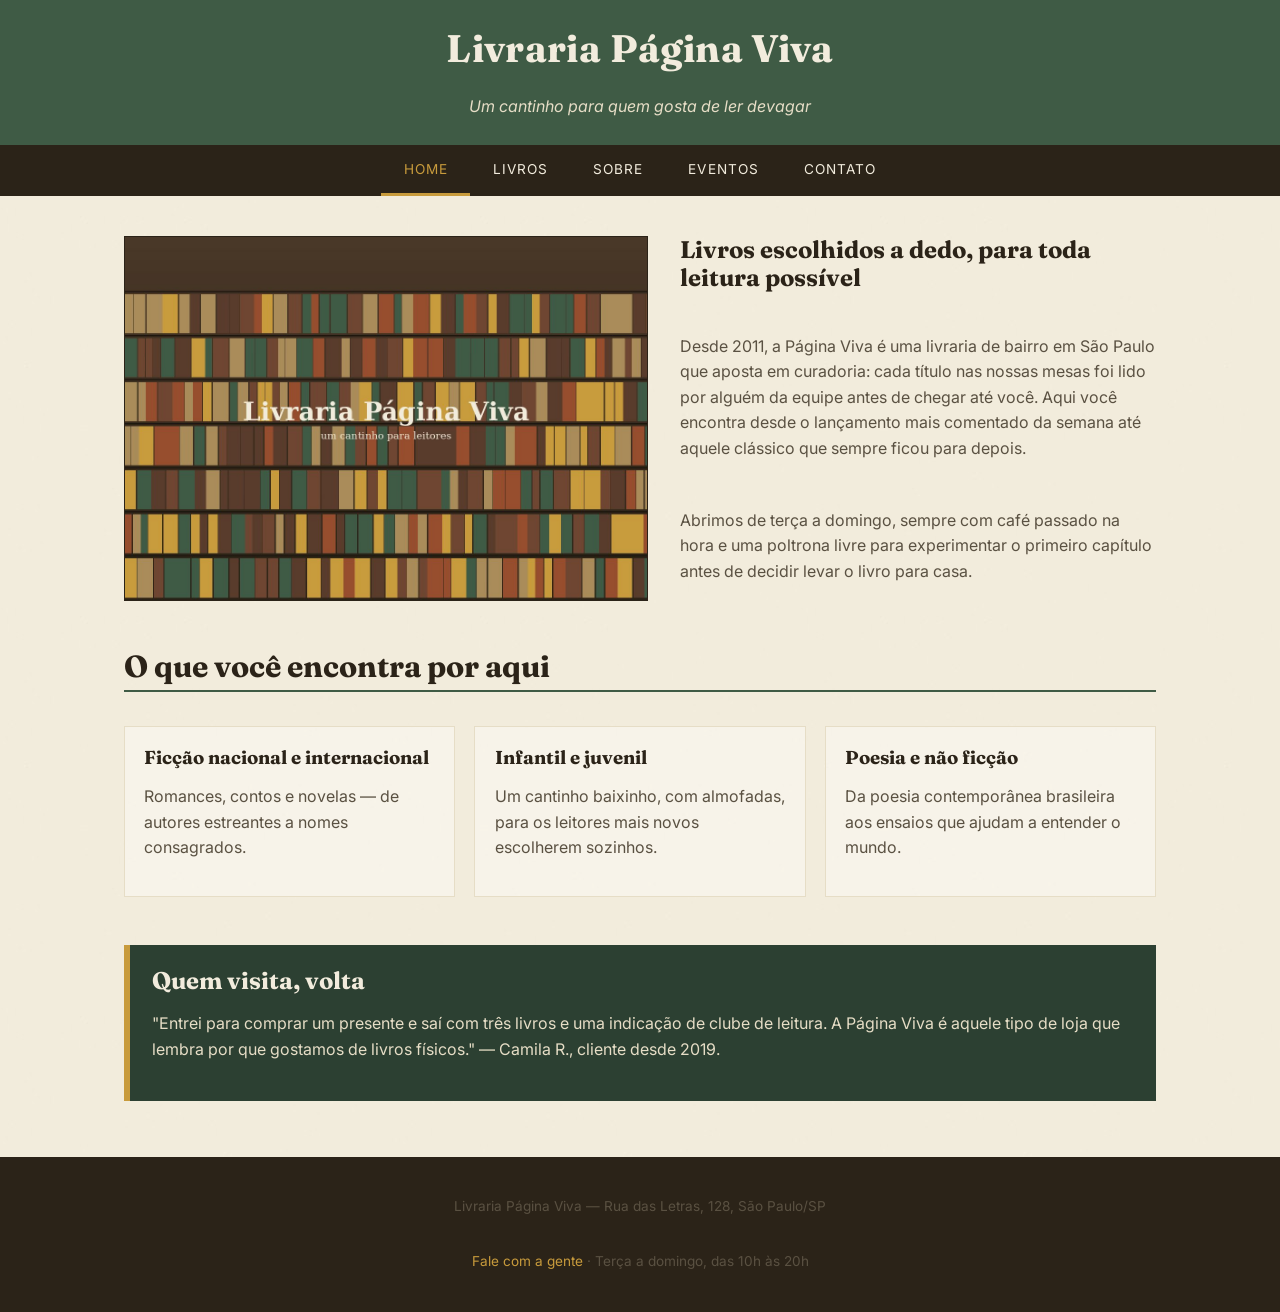
<file: AT1-Paginas-HTML/index.html>
<!DOCTYPE html>
<html lang="pt-br">
<head>
    <meta charset="UTF-8">
    <meta name="viewport" content="width=device-width, initial-scale=1.0">
    <title>Livraria Página Viva — Início</title>
    <link rel="preconnect" href="https://fonts.googleapis.com">
    <link href="https://fonts.googleapis.com/css2?family=Fraunces:wght@500;700&family=Inter:wght@400;500;600&display=swap" rel="stylesheet">
    <link rel="stylesheet" href="css/style.css">
    <script src="js/script.js" defer></script>
</head>
<body>
    <header>
        <h1>Livraria Página Viva</h1>
        <p>Um cantinho para quem gosta de ler devagar</p>
    </header>

    <nav>
        <ul>
            <li><a href="index.html">HOME</a></li>
            <li><a href="produtos.html">LIVROS</a></li>
            <li><a href="sobre.html">SOBRE</a></li>
            <li><a href="eventos.html">EVENTOS</a></li>
            <li><a href="contato.html">CONTATO</a></li>
        </ul>
    </nav>

    <main>
        <section id="hero">
            <img src="image/hero-livraria.jpg" alt="Estante de madeira cheia de livros coloridos na Livraria Página Viva">
            <div id="hero-texto">
                <h2>Livros escolhidos a dedo, para toda leitura possível</h2>
                <p>
                    Desde 2011, a Página Viva é uma livraria de bairro em São Paulo que
                    aposta em curadoria: cada título nas nossas mesas foi lido por
                    alguém da equipe antes de chegar até você. Aqui você encontra desde
                    o lançamento mais comentado da semana até aquele clássico que
                    sempre ficou para depois.
                </p>
                <p>
                    Abrimos de terça a domingo, sempre com café passado na hora e uma
                    poltrona livre para experimentar o primeiro capítulo antes de
                    decidir levar o livro para casa.
                </p>
            </div>
        </section>

        <section id="destaques">
            <h2>O que você encontra por aqui</h2>
            <div id="destaques-grade">
                <article>
                    <h3>Ficção nacional e internacional</h3>
                    <p>Romances, contos e novelas — de autores estreantes a nomes consagrados.</p>
                </article>
                <article>
                    <h3>Infantil e juvenil</h3>
                    <p>Um cantinho baixinho, com almofadas, para os leitores mais novos escolherem sozinhos.</p>
                </article>
                <article>
                    <h3>Poesia e não ficção</h3>
                    <p>Da poesia contemporânea brasileira aos ensaios que ajudam a entender o mundo.</p>
                </article>
            </div>
        </section>

        <aside id="depoimento">
            <h2>Quem visita, volta</h2>
            <p>
                "Entrei para comprar um presente e saí com três livros e uma indicação
                de clube de leitura. A Página Viva é aquele tipo de loja que lembra
                por que gostamos de livros físicos." — Camila R., cliente desde 2019.
            </p>
        </aside>
    </main>

    <footer>
        <p>Livraria Página Viva — Rua das Letras, 128, São Paulo/SP</p>
        <p><a href="contato.html">Fale com a gente</a> · Terça a domingo, das 10h às 20h</p>
    </footer>
</body>
</html>
</file>
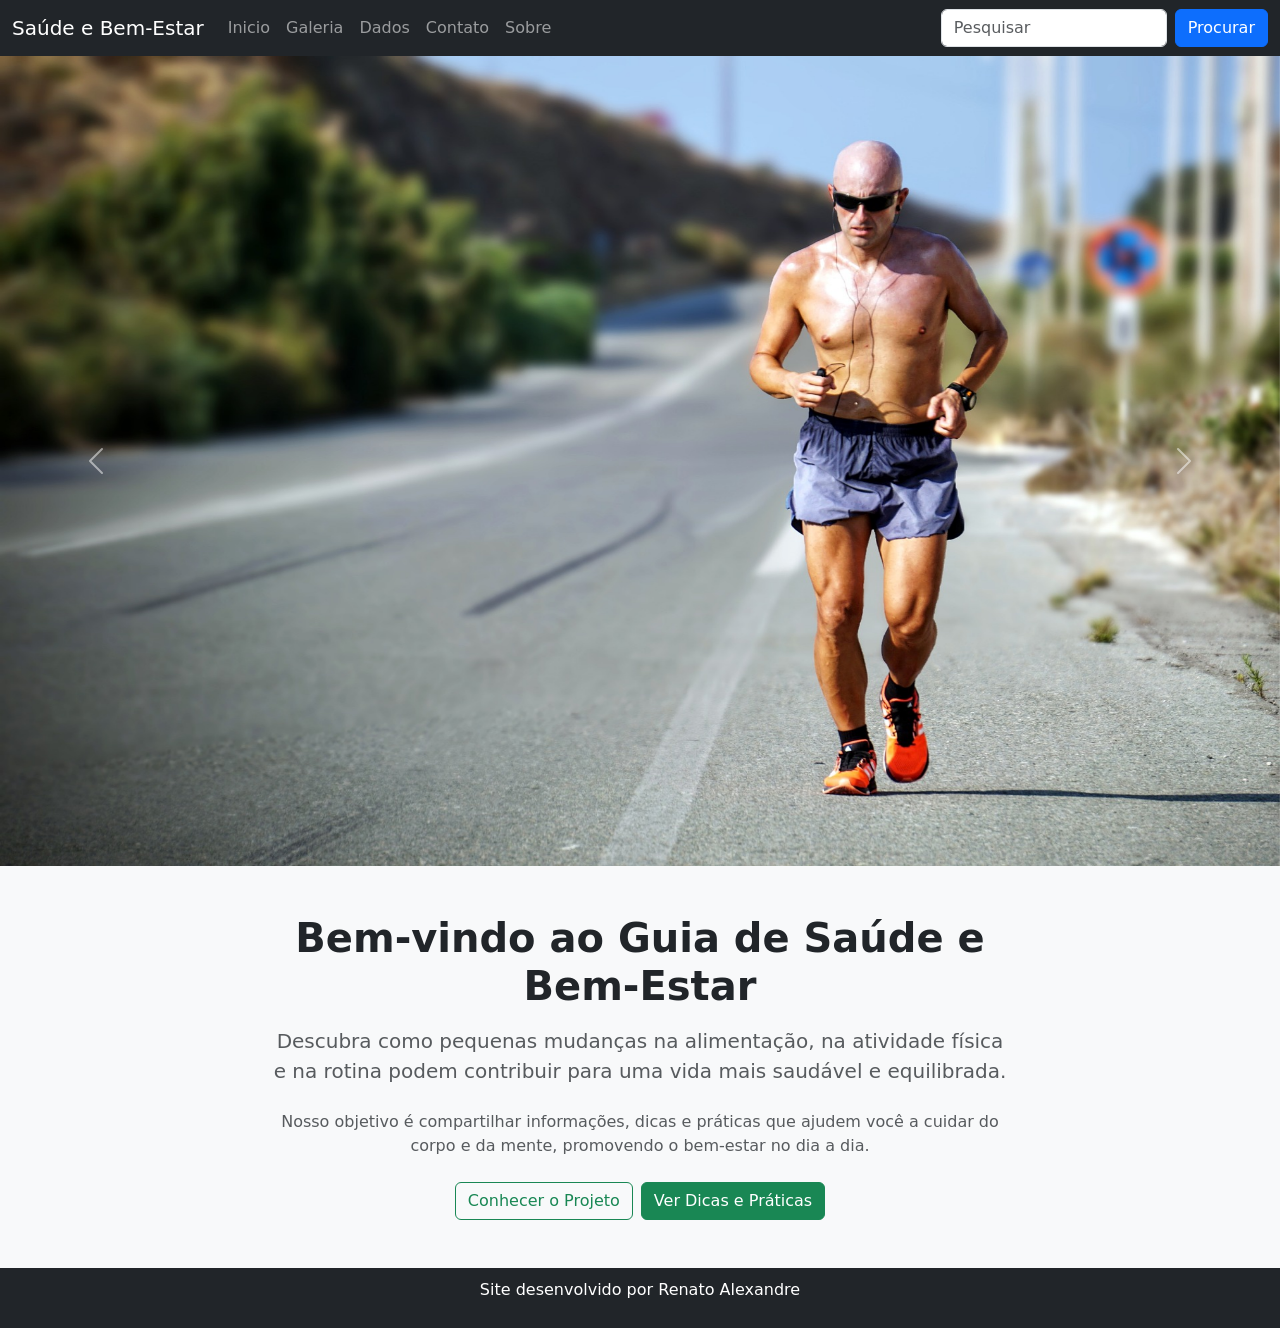
<file: AT2-Deploy-de-Site/index.html>
<!DOCTYPE html>
<html lang="pt-br">
<head>
    <meta charset="UTF-8">
    <meta name="viewport" content="width=device-width, initial-scale=1.0">
    <title>Página Principal</title>
    <link href="https://cdn.jsdelivr.net/npm/bootstrap@5.0.2/dist/css/bootstrap.min.css" rel="stylesheet" integrity="sha384-EVSTQN3/azprG1Anm3QDgpJLIm9Nao0Yz1ztcQTwFspd3yD65VohhpuuCOmLASjC" crossorigin="anonymous">
    <link rel="stylesheet" href="css/style.css">
</head>
<body>
<header>
    <nav class="navbar navbar-expand-lg navbar-dark bg-dark">
      <div class="container-fluid">
        <a class="navbar-brand" href="index.html">Saúde e Bem-Estar</a>
        <button class="navbar-toggler" type="button" data-bs-toggle="collapse" data-bs-target="#navbarSupportedContent" aria-controls="navbarSupportedContent" aria-expanded="false" aria-label="Toggle navigation">
          <span class="navbar-toggler-icon"></span>
        </button>
        <div class="collapse navbar-collapse" id="navbarSupportedContent">
          <ul class="navbar-nav me-auto mb-2 mb-lg-0">
            <li class="nav-item">
              <a class="nav-link" aria-current="page" href="index.html">Inicio</a>
            </li>
            <li class="nav-item">
              <a class="nav-link" href="galeria.html">Galeria</a>
            </li>
            <li class="nav-item">
              <a class="nav-link" href="dados.html">Dados</a>
            </li>
            <li class="nav-item">
              <a class="nav-link" href="contato.html">Contato</a>
            </li>
            <li class="nav-item">
              <a class="nav-link" href="sobre.html">Sobre</a>
            </li>
          </ul>
          <form class="d-flex ms-auto">
            <input class="form-control me-2" type="Search" placeholder="Pesquisar" aria-label="Search">
            <button class="btn btn-primary" type="submit">Procurar</button>
          </form>
        </div>
      </div>
    </nav>
</header>  

<main>
    <div id="carouselExampleInterval" class="carousel slide" data-bs-ride="carousel">
      <div class="carousel-inner">
        <div class="carousel-item active" data-bs-interval="3500">
          <img src="img/academia-1.jpg" class="d-block w-100" alt="...">
        </div>
        <div class="carousel-item" data-bs-interval="3500">
          <img src="img/academia-2.jpg" class="d-block w-100" alt="...">
        </div>
        <div class="carousel-item">
          <img src="img/academia-3.jpg" class="d-block w-100" alt="...">
        </div>
      </div>
      <button class="carousel-control-prev" type="button" data-bs-target="#carouselExampleInterval" data-bs-slide="prev">
        <span class="carousel-control-prev-icon" aria-hidden="true"></span>
        <span class="visually-hidden">Previous</span>
      </button>
      <button class="carousel-control-next" type="button" data-bs-target="#carouselExampleInterval" data-bs-slide="next">
        <span class="carousel-control-next-icon" aria-hidden="true"></span>
        <span class="visually-hidden">Next</span>
      </button>
    </div>

    <section class="py-5 bg-light">
        <div class="container">
            <div class="row justify-content-center">
                <div class="col-lg-8 text-center">
                    <h1 class="fw-bold mb-3">Bem-vindo ao Guia de Saúde e Bem-Estar</h1>
                    <p class="lead text-muted mb-4">
                    Descubra como pequenas mudanças na alimentação, na atividade física e na rotina podem contribuir para uma vida mais saudável e equilibrada.
                    </p>
                    <p class="text-muted mb-4">
                    Nosso objetivo é compartilhar informações, dicas e práticas que ajudem você a cuidar do corpo e da mente, promovendo o bem-estar no dia a dia.
                    </p>
                    <div class="d-flex justify-content-center gap-2">
                        <a href="sobre.html" class="btn btn-outline-success">Conhecer o Projeto</a>
                        <a href="galeria.html" class="btn btn-success">Ver Dicas e Práticas</a>
                    </div>
                </div>
            </div>
        </div>
    </section>
</main>

<footer>
    <p>Site desenvolvido por Renato Alexandre</p>
</footer>
    
    <script src="https://cdn.jsdelivr.net/npm/bootstrap@5.0.2/dist/js/bootstrap.bundle.min.js" integrity="sha384-MrcW6ZMFYlzcLA8Nl+NtUVF0sA7MsXsP1UyJoMp4YLEuNSfAP+JcXn/tWtIaxVXM" crossorigin="anonymous"></script>
</body>
</html>
</file>
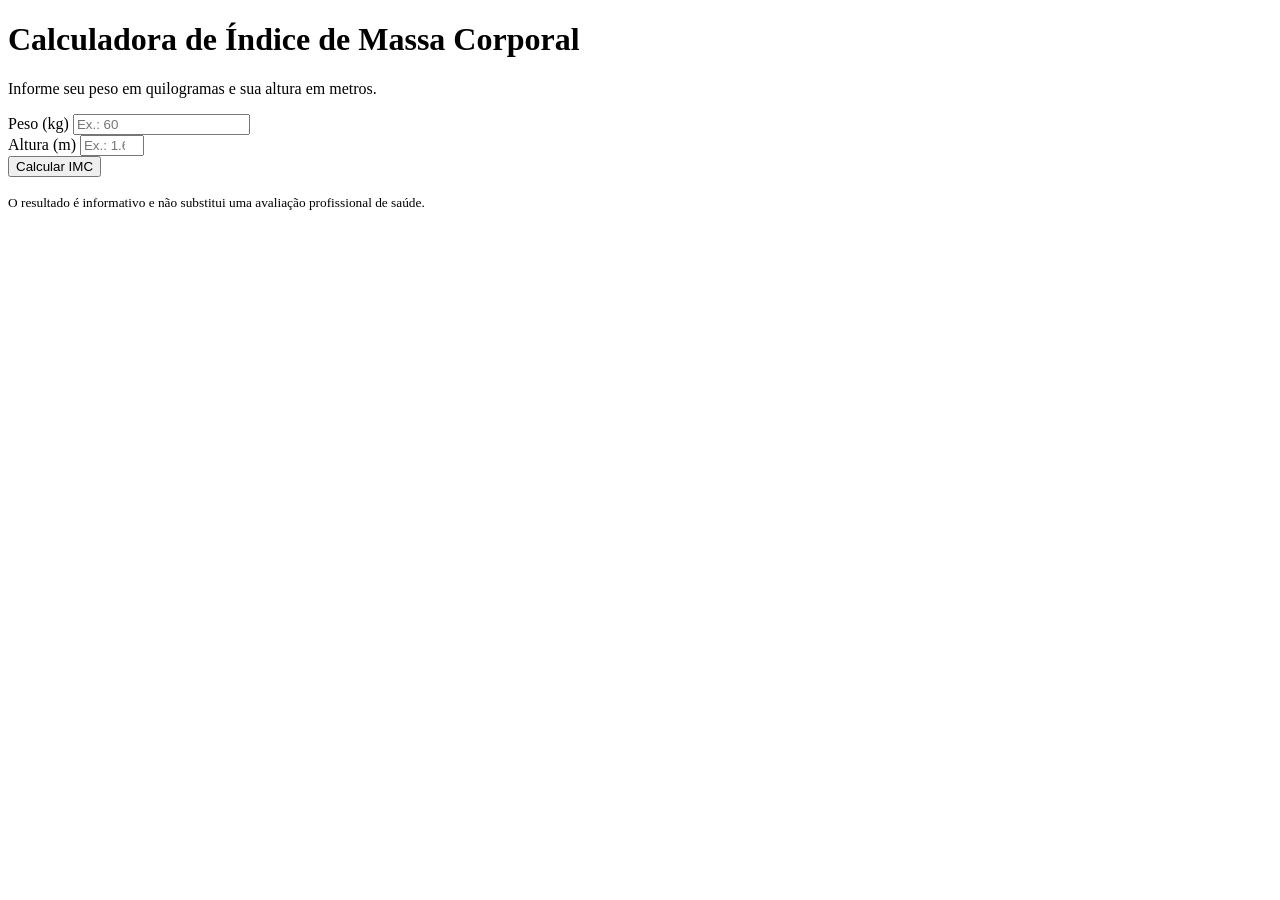
<file: AT3-Calculadora-IMC/index.html>
<!DOCTYPE html>
<html lang="pt-BR">
<head>
    <meta charset="UTF-8">
    <meta name="viewport" content="width=device-width, initial-scale=1.0">
    <meta name="description" content="Calculadora simples de Índice de Massa Corporal (IMC).">
    <title>Calculadora de IMC</title>
</head>
<body>
    <main>
        <h1>Calculadora de Índice de Massa Corporal</h1>
        <p>Informe seu peso em quilogramas e sua altura em metros.</p>

        <form id="form-imc">
            <div>
                <label for="peso">Peso (kg)</label>
                <input type="number" id="peso" name="peso" min="0.1" step="0.1" placeholder="Ex.: 60" required>
            </div>

            <div>
                <label for="altura">Altura (m)</label>
                <input type="number" id="altura" name="altura" min="0.1" max="2.8" step="0.01" placeholder="Ex.: 1.60" required>
            </div>

            <button type="submit">Calcular IMC</button>
        </form>

        <p id="resultado" role="status" aria-live="polite"></p>
        <p><small>O resultado é informativo e não substitui uma avaliação profissional de saúde.</small></p>
    </main>

    <script>
        const formulario = document.getElementById("form-imc");
        const resultado = document.getElementById("resultado");

        formulario.addEventListener("submit", function (evento) {
            evento.preventDefault();

            const peso = Number(document.getElementById("peso").value);
            const altura = Number(document.getElementById("altura").value);

            if (!Number.isFinite(peso) || !Number.isFinite(altura) || peso <= 0 || altura <= 0) {
                resultado.textContent = "Entrada inválida. Informe valores positivos para peso e altura.";
                return;
            }

            const imc = peso / (altura * altura);
            let classificacao;

            if (imc < 18.5) {
                classificacao = "Abaixo do peso";
            } else if (imc < 25) {
                classificacao = "Peso adequado";
            } else if (imc < 30) {
                classificacao = "Sobrepeso";
            } else if (imc < 35) {
                classificacao = "Obesidade grau I";
            } else if (imc < 40) {
                classificacao = "Obesidade grau II";
            } else {
                classificacao = "Obesidade grau III";
            }

            resultado.textContent = "Seu IMC é " + imc.toFixed(2) + " kg/m² — " + classificacao + ".";
        });
    </script>
</body>
</html>
</file>
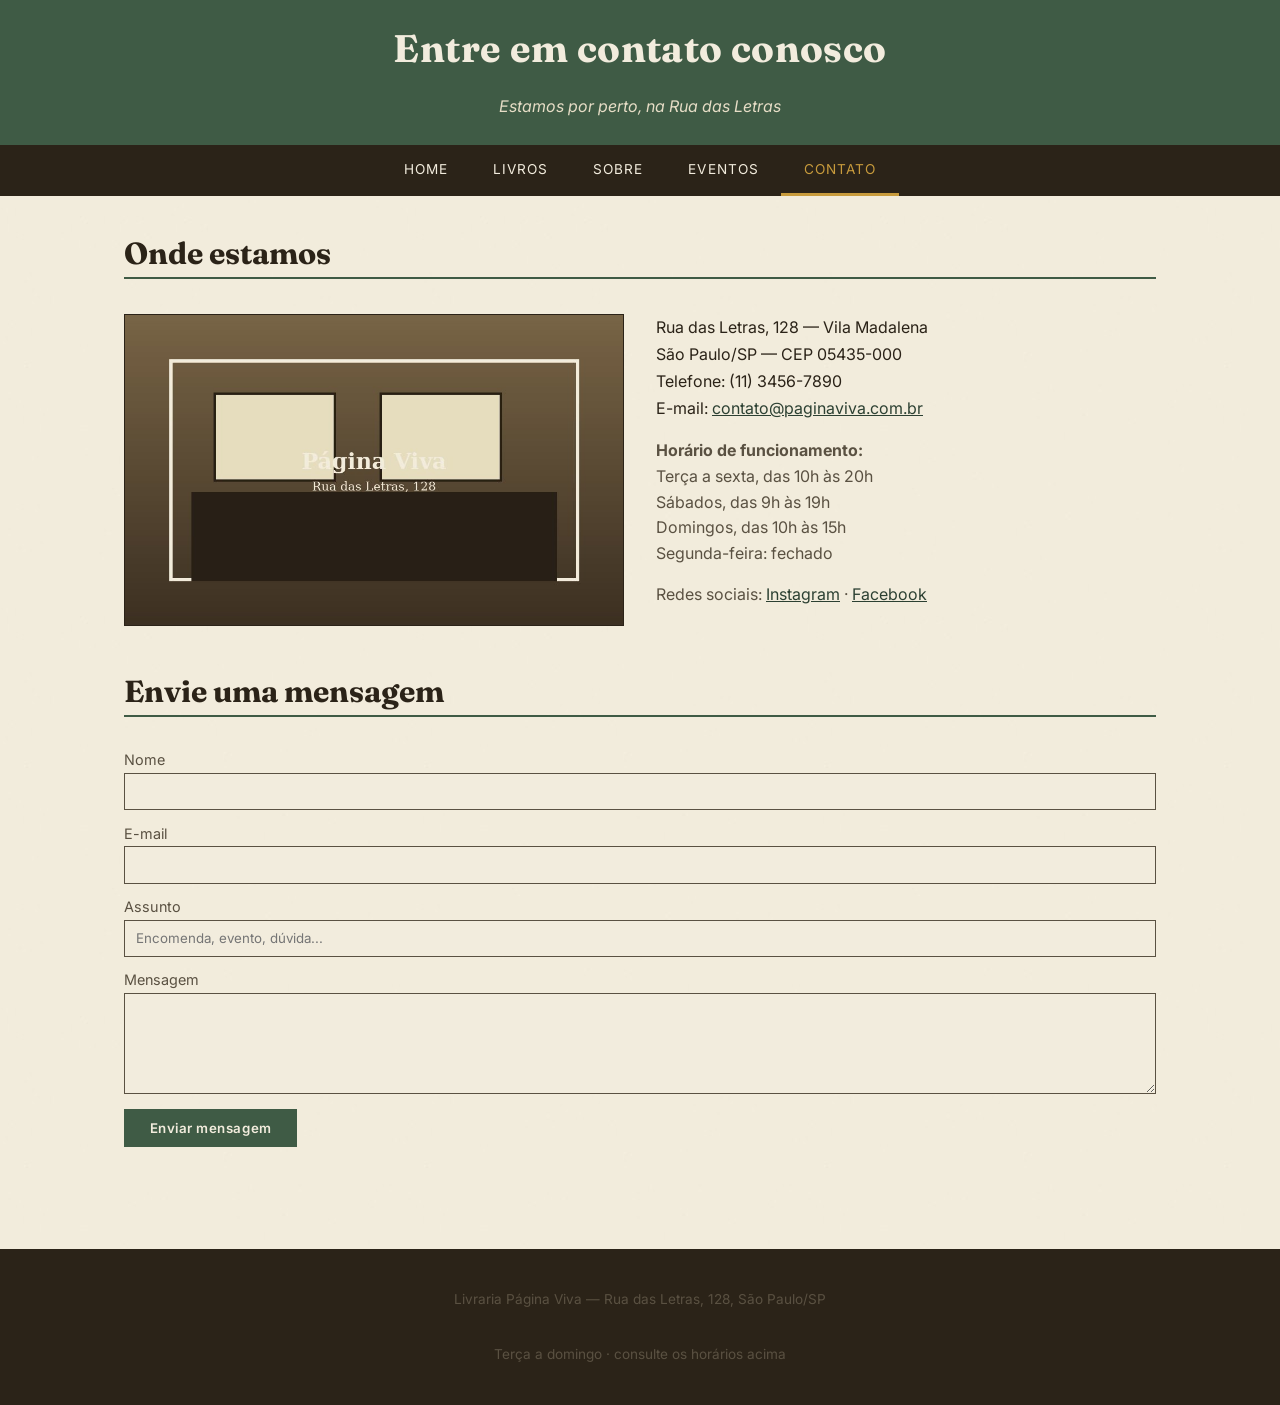
<file: AT1-Paginas-HTML/contato.html>
<!DOCTYPE html>
<html lang="pt-br">
<head>
    <meta charset="UTF-8">
    <meta name="viewport" content="width=device-width, initial-scale=1.0">
    <title>Livraria Página Viva — Contato</title>
    <link rel="preconnect" href="https://fonts.googleapis.com">
    <link href="https://fonts.googleapis.com/css2?family=Fraunces:wght@500;700&family=Inter:wght@400;500;600&display=swap" rel="stylesheet">
    <link rel="stylesheet" href="css/style.css">
    <script src="js/script.js" defer></script>
</head>
<body>
    <header>
        <h1>Entre em contato conosco</h1>
        <p>Estamos por perto, na Rua das Letras</p>
    </header>

    <nav>
        <ul>
            <li><a href="index.html">HOME</a></li>
            <li><a href="produtos.html">LIVROS</a></li>
            <li><a href="sobre.html">SOBRE</a></li>
            <li><a href="eventos.html">EVENTOS</a></li>
            <li><a href="contato.html">CONTATO</a></li>
        </ul>
    </nav>

    <main>
        <section id="informacoes">
            <h2>Onde estamos</h2>
            <div id="contato-grade">
                <img src="image/contato-fachada.jpg" alt="Fachada da livraria Página Viva">
                <div>
                    <address>
                        Rua das Letras, 128 — Vila Madalena<br>
                        São Paulo/SP — CEP 05435-000<br>
                        Telefone: (11) 3456-7890<br>
                        E-mail: <a href="mailto:contato@paginaviva.com.br">contato@paginaviva.com.br</a>
                    </address>
                    <p>
                        <strong>Horário de funcionamento:</strong><br>
                        Terça a sexta, das 10h às 20h<br>
                        Sábados, das 9h às 19h<br>
                        Domingos, das 10h às 15h<br>
                        Segunda-feira: fechado
                    </p>
                    <p>
                        Redes sociais:
                        <a href="https://instagram.com" target="_blank" rel="noopener">Instagram</a> ·
                        <a href="https://facebook.com" target="_blank" rel="noopener">Facebook</a>
                    </p>
                </div>
            </div>
        </section>

        <section id="fale-conosco">
            <h2>Envie uma mensagem</h2>
            <form id="formulario-contato">
                <label>
                    Nome
                    <input type="text" name="nome" required>
                </label>
                <label>
                    E-mail
                    <input type="email" name="email" required>
                </label>
                <label>
                    Assunto
                    <input type="text" name="assunto" placeholder="Encomenda, evento, dúvida...">
                </label>
                <label>
                    Mensagem
                    <textarea name="mensagem" rows="5" required></textarea>
                </label>
                <button type="submit">Enviar mensagem</button>
                <p id="aviso-envio" role="status"></p>
            </form>
        </section>
    </main>

    <footer>
        <p>Livraria Página Viva — Rua das Letras, 128, São Paulo/SP</p>
        <p>Terça a domingo · consulte os horários acima</p>
    </footer>
</body>
</html>
</file>
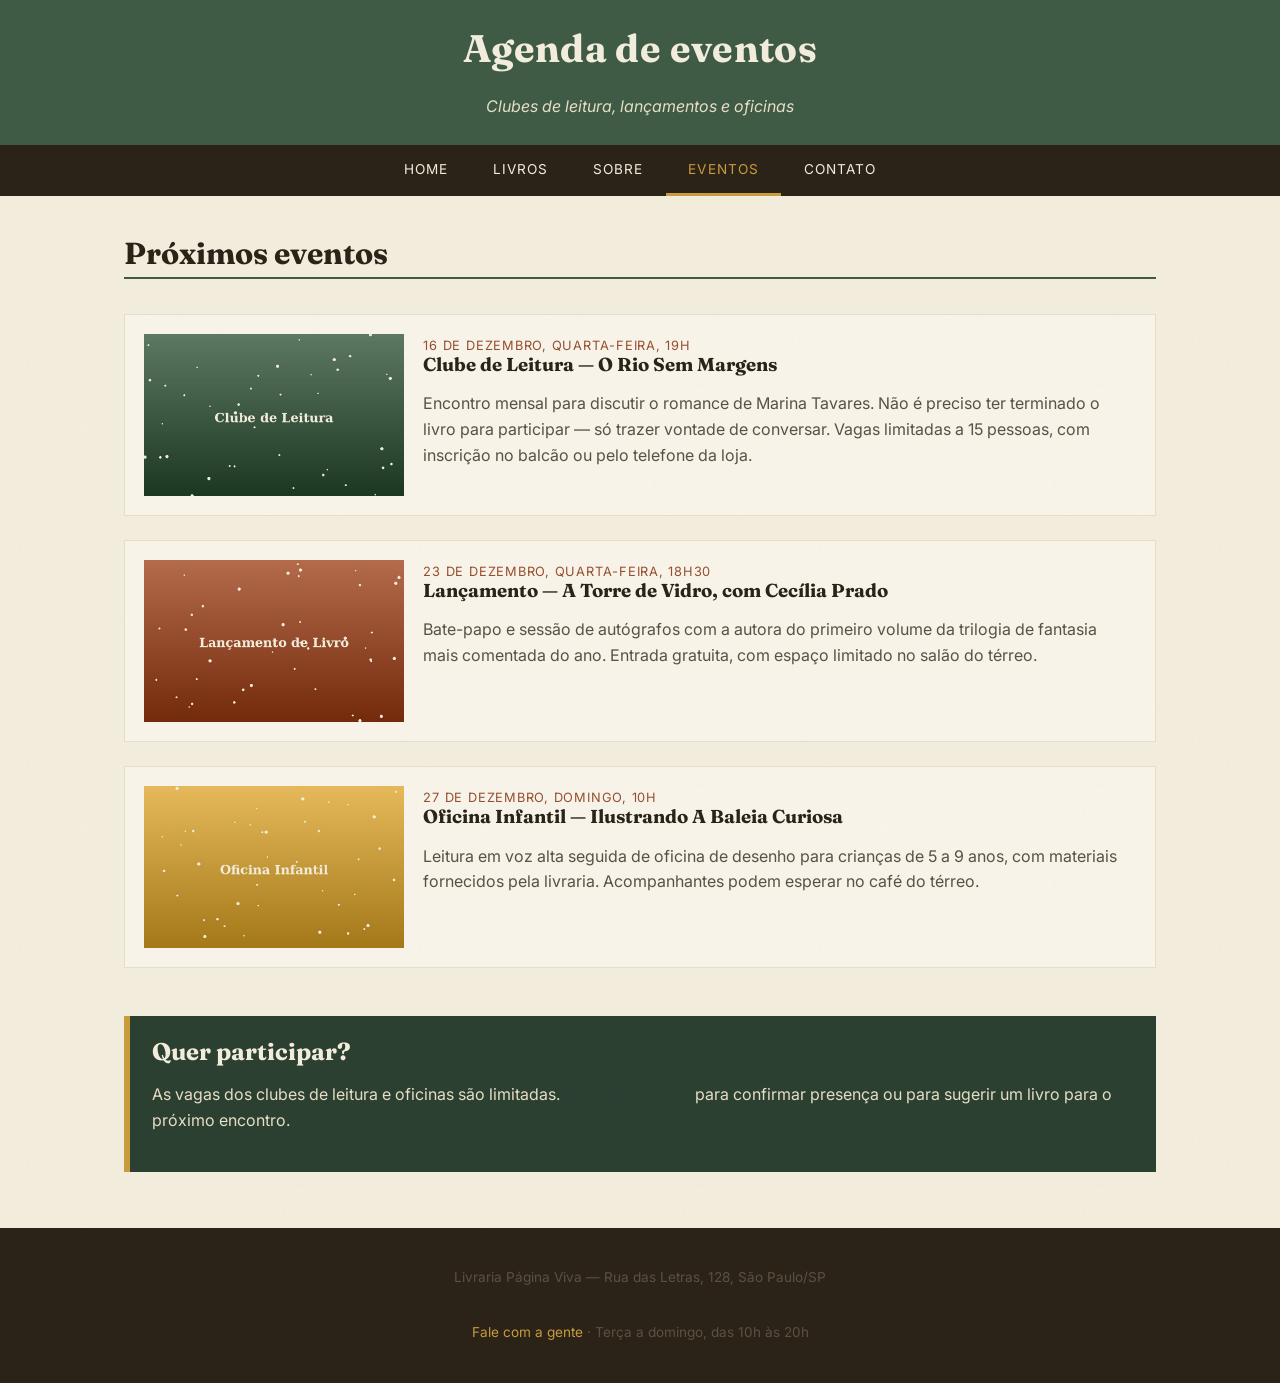
<file: AT1-Paginas-HTML/eventos.html>
<!DOCTYPE html>
<html lang="pt-br">
<head>
    <meta charset="UTF-8">
    <meta name="viewport" content="width=device-width, initial-scale=1.0">
    <title>Livraria Página Viva — Eventos</title>
    <link rel="preconnect" href="https://fonts.googleapis.com">
    <link href="https://fonts.googleapis.com/css2?family=Fraunces:wght@500;700&family=Inter:wght@400;500;600&display=swap" rel="stylesheet">
    <link rel="stylesheet" href="css/style.css">
    <script src="js/script.js" defer></script>
</head>
<body>
    <header>
        <h1>Agenda de eventos</h1>
        <p>Clubes de leitura, lançamentos e oficinas</p>
    </header>

    <nav>
        <ul>
            <li><a href="index.html">HOME</a></li>
            <li><a href="produtos.html">LIVROS</a></li>
            <li><a href="sobre.html">SOBRE</a></li>
            <li><a href="eventos.html">EVENTOS</a></li>
            <li><a href="contato.html">CONTATO</a></li>
        </ul>
    </nav>

    <main>
        <section id="proximos-eventos">
            <h2>Próximos eventos</h2>
            <div id="lista-eventos">
                <article>
                    <img src="image/evento-clube.jpg" alt="Roda de pessoas conversando sobre livros no clube de leitura">
                    <div>
                        <time datetime="2026-12-16">16 de dezembro, quarta-feira, 19h</time>
                        <h3>Clube de Leitura — O Rio Sem Margens</h3>
                        <p>
                            Encontro mensal para discutir o romance de Marina Tavares.
                            Não é preciso ter terminado o livro para participar — só
                            trazer vontade de conversar. Vagas limitadas a 15 pessoas,
                            com inscrição no balcão ou pelo telefone da loja.
                        </p>
                    </div>
                </article>

                <article>
                    <img src="image/evento-lancamento.jpg" alt="Autora autografando livros em uma mesa de lançamento">
                    <div>
                        <time datetime="2026-12-23">23 de dezembro, quarta-feira, 18h30</time>
                        <h3>Lançamento — A Torre de Vidro, com Cecília Prado</h3>
                        <p>
                            Bate-papo e sessão de autógrafos com a autora do primeiro
                            volume da trilogia de fantasia mais comentada do ano.
                            Entrada gratuita, com espaço limitado no salão do térreo.
                        </p>
                    </div>
                </article>

                <article>
                    <img src="image/evento-oficina.jpg" alt="Crianças participando de uma oficina de leitura">
                    <div>
                        <time datetime="2026-12-27">27 de dezembro, domingo, 10h</time>
                        <h3>Oficina Infantil — Ilustrando A Baleia Curiosa</h3>
                        <p>
                            Leitura em voz alta seguida de oficina de desenho para
                            crianças de 5 a 9 anos, com materiais fornecidos pela
                            livraria. Acompanhantes podem esperar no café do térreo.
                        </p>
                    </div>
                </article>
            </div>
        </section>

        <aside id="participar">
            <h2>Quer participar?</h2>
            <p>
                As vagas dos clubes de leitura e oficinas são limitadas.
                <a href="contato.html">Entre em contato</a> para confirmar presença
                ou para sugerir um livro para o próximo encontro.
            </p>
        </aside>
    </main>

    <footer>
        <p>Livraria Página Viva — Rua das Letras, 128, São Paulo/SP</p>
        <p><a href="contato.html">Fale com a gente</a> · Terça a domingo, das 10h às 20h</p>
    </footer>
</body>
</html>
</file>
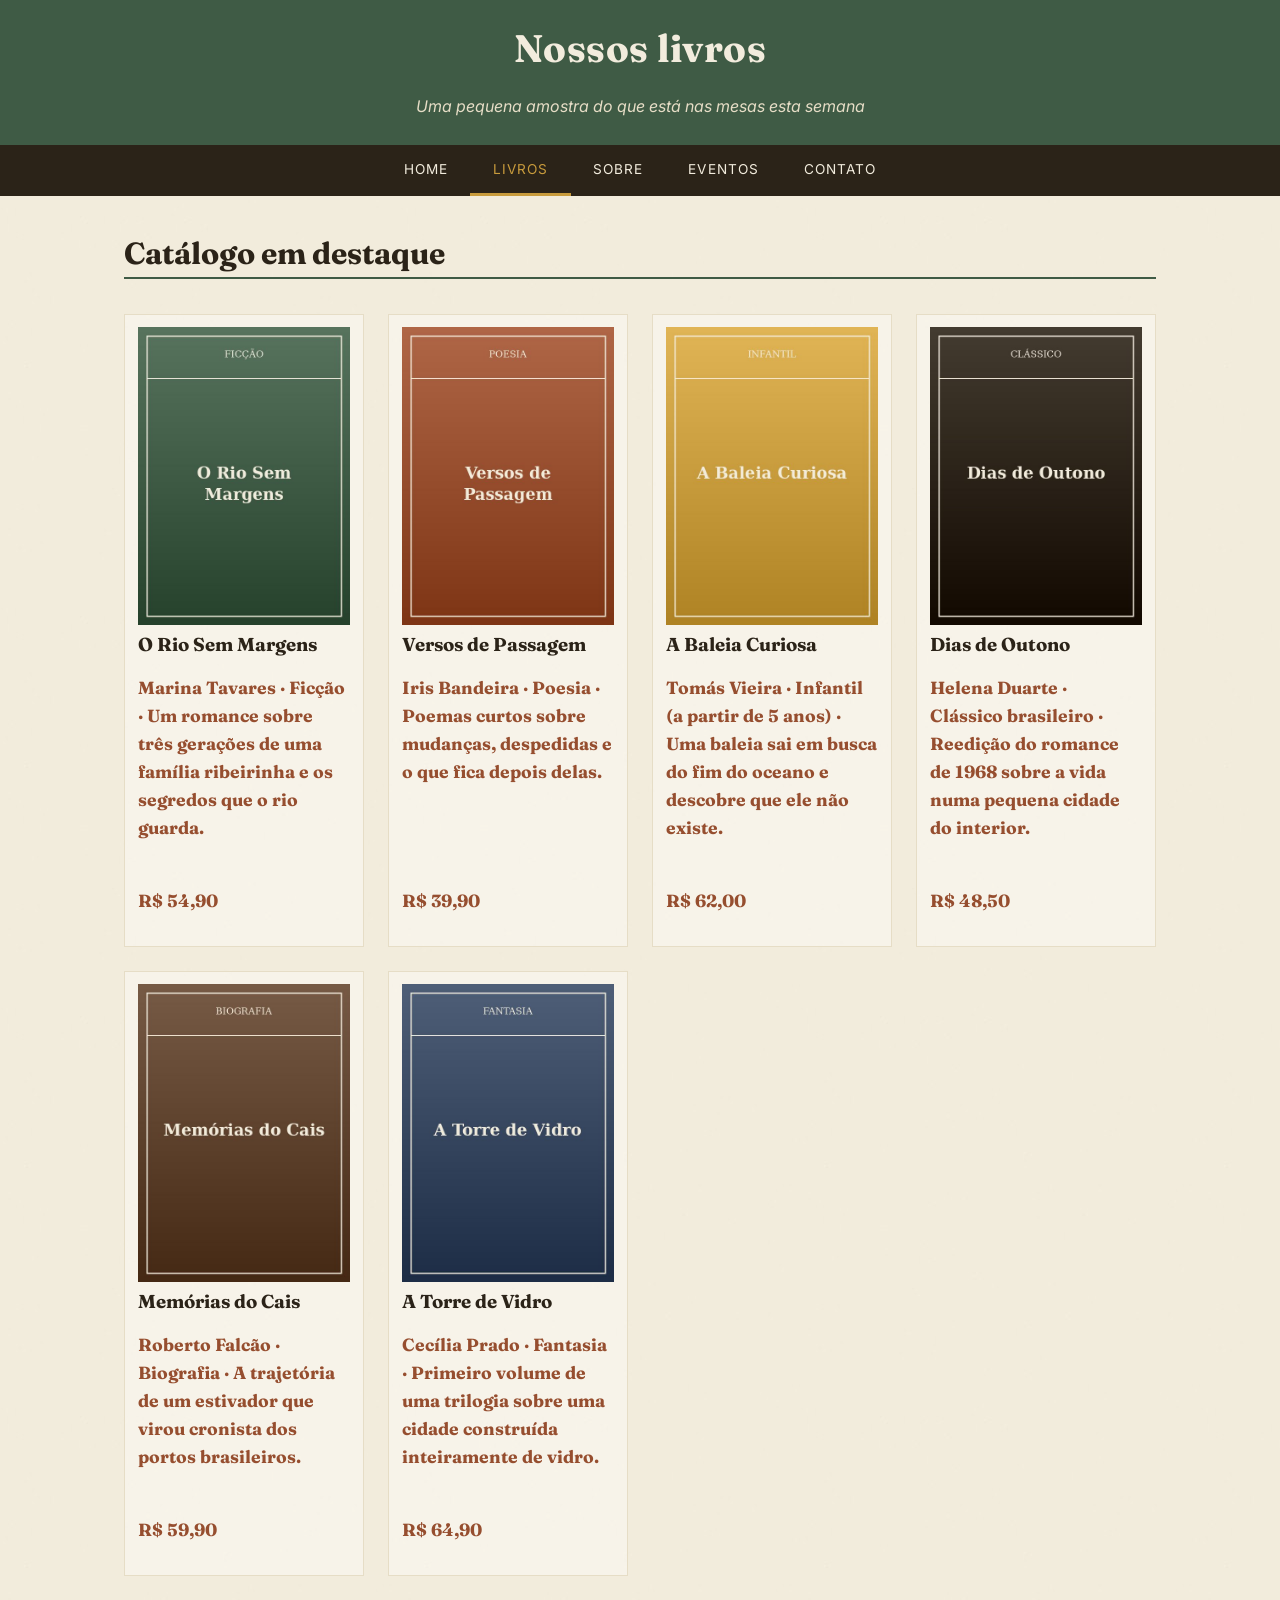
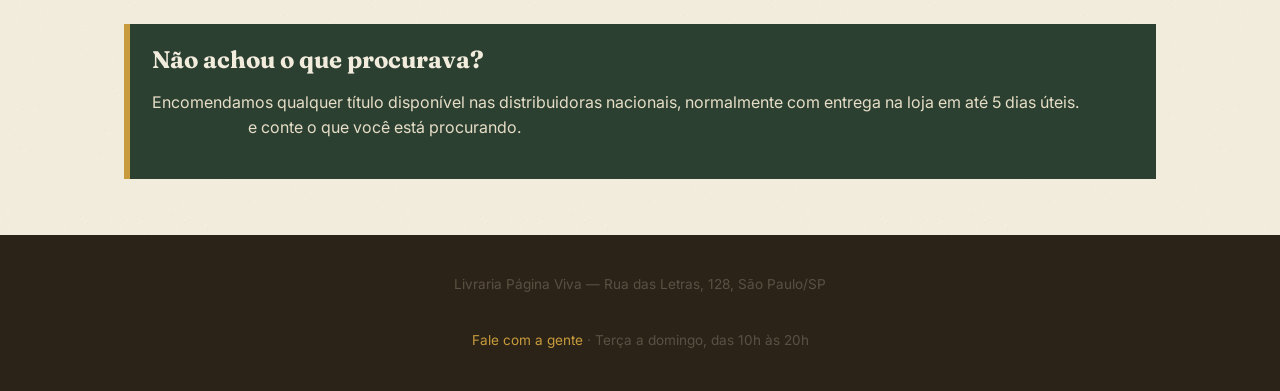
<file: AT1-Paginas-HTML/produtos.html>
<!DOCTYPE html>
<html lang="pt-br">
<head>
    <meta charset="UTF-8">
    <meta name="viewport" content="width=device-width, initial-scale=1.0">
    <title>Livraria Página Viva — Livros</title>
    <link rel="preconnect" href="https://fonts.googleapis.com">
    <link href="https://fonts.googleapis.com/css2?family=Fraunces:wght@500;700&family=Inter:wght@400;500;600&display=swap" rel="stylesheet">
    <link rel="stylesheet" href="css/style.css">
    <script src="js/script.js" defer></script>
</head>
<body>
    <header>
        <h1>Nossos livros</h1>
        <p>Uma pequena amostra do que está nas mesas esta semana</p>
    </header>

    <nav>
        <ul>
            <li><a href="index.html">HOME</a></li>
            <li><a href="produtos.html">LIVROS</a></li>
            <li><a href="sobre.html">SOBRE</a></li>
            <li><a href="eventos.html">EVENTOS</a></li>
            <li><a href="contato.html">CONTATO</a></li>
        </ul>
    </nav>

    <main>
        <section id="catalogo">
            <h2>Catálogo em destaque</h2>
            <div id="grade-livros">
                <article>
                    <img src="image/livro-ficcao.jpg" alt="Capa do livro O Rio Sem Margens, categoria ficção">
                    <div>
                        <h3>O Rio Sem Margens</h3>
                        <p>Marina Tavares · Ficção · Um romance sobre três gerações de uma família ribeirinha e os segredos que o rio guarda.</p>
                    </div>
                    <p>R$ 54,90</p>
                </article>

                <article>
                    <img src="image/livro-poesia.jpg" alt="Capa do livro Versos de Passagem, categoria poesia">
                    <div>
                        <h3>Versos de Passagem</h3>
                        <p>Iris Bandeira · Poesia · Poemas curtos sobre mudanças, despedidas e o que fica depois delas.</p>
                    </div>
                    <p>R$ 39,90</p>
                </article>

                <article>
                    <img src="image/livro-infantil.jpg" alt="Capa do livro A Baleia Curiosa, categoria infantil">
                    <div>
                        <h3>A Baleia Curiosa</h3>
                        <p>Tomás Vieira · Infantil (a partir de 5 anos) · Uma baleia sai em busca do fim do oceano e descobre que ele não existe.</p>
                    </div>
                    <p>R$ 62,00</p>
                </article>

                <article>
                    <img src="image/livro-classico.jpg" alt="Capa do livro Dias de Outono, categoria clássico">
                    <div>
                        <h3>Dias de Outono</h3>
                        <p>Helena Duarte · Clássico brasileiro · Reedição do romance de 1968 sobre a vida numa pequena cidade do interior.</p>
                    </div>
                    <p>R$ 48,50</p>
                </article>

                <article>
                    <img src="image/livro-biografia.jpg" alt="Capa do livro Memórias do Cais, categoria biografia">
                    <div>
                        <h3>Memórias do Cais</h3>
                        <p>Roberto Falcão · Biografia · A trajetória de um estivador que virou cronista dos portos brasileiros.</p>
                    </div>
                    <p>R$ 59,90</p>
                </article>

                <article>
                    <img src="image/livro-fantasia.jpg" alt="Capa do livro A Torre de Vidro, categoria fantasia">
                    <div>
                        <h3>A Torre de Vidro</h3>
                        <p>Cecília Prado · Fantasia · Primeiro volume de uma trilogia sobre uma cidade construída inteiramente de vidro.</p>
                    </div>
                    <p>R$ 64,90</p>
                </article>
            </div>
        </section>

        <aside id="encomenda">
            <h2>Não achou o que procurava?</h2>
            <p>
                Encomendamos qualquer título disponível nas distribuidoras nacionais,
                normalmente com entrega na loja em até 5 dias úteis.
                <a href="contato.html">Fale com a gente</a> e conte o que você está procurando.
            </p>
        </aside>
    </main>

    <footer>
        <p>Livraria Página Viva — Rua das Letras, 128, São Paulo/SP</p>
        <p><a href="contato.html">Fale com a gente</a> · Terça a domingo, das 10h às 20h</p>
    </footer>
</body>
</html>
</file>
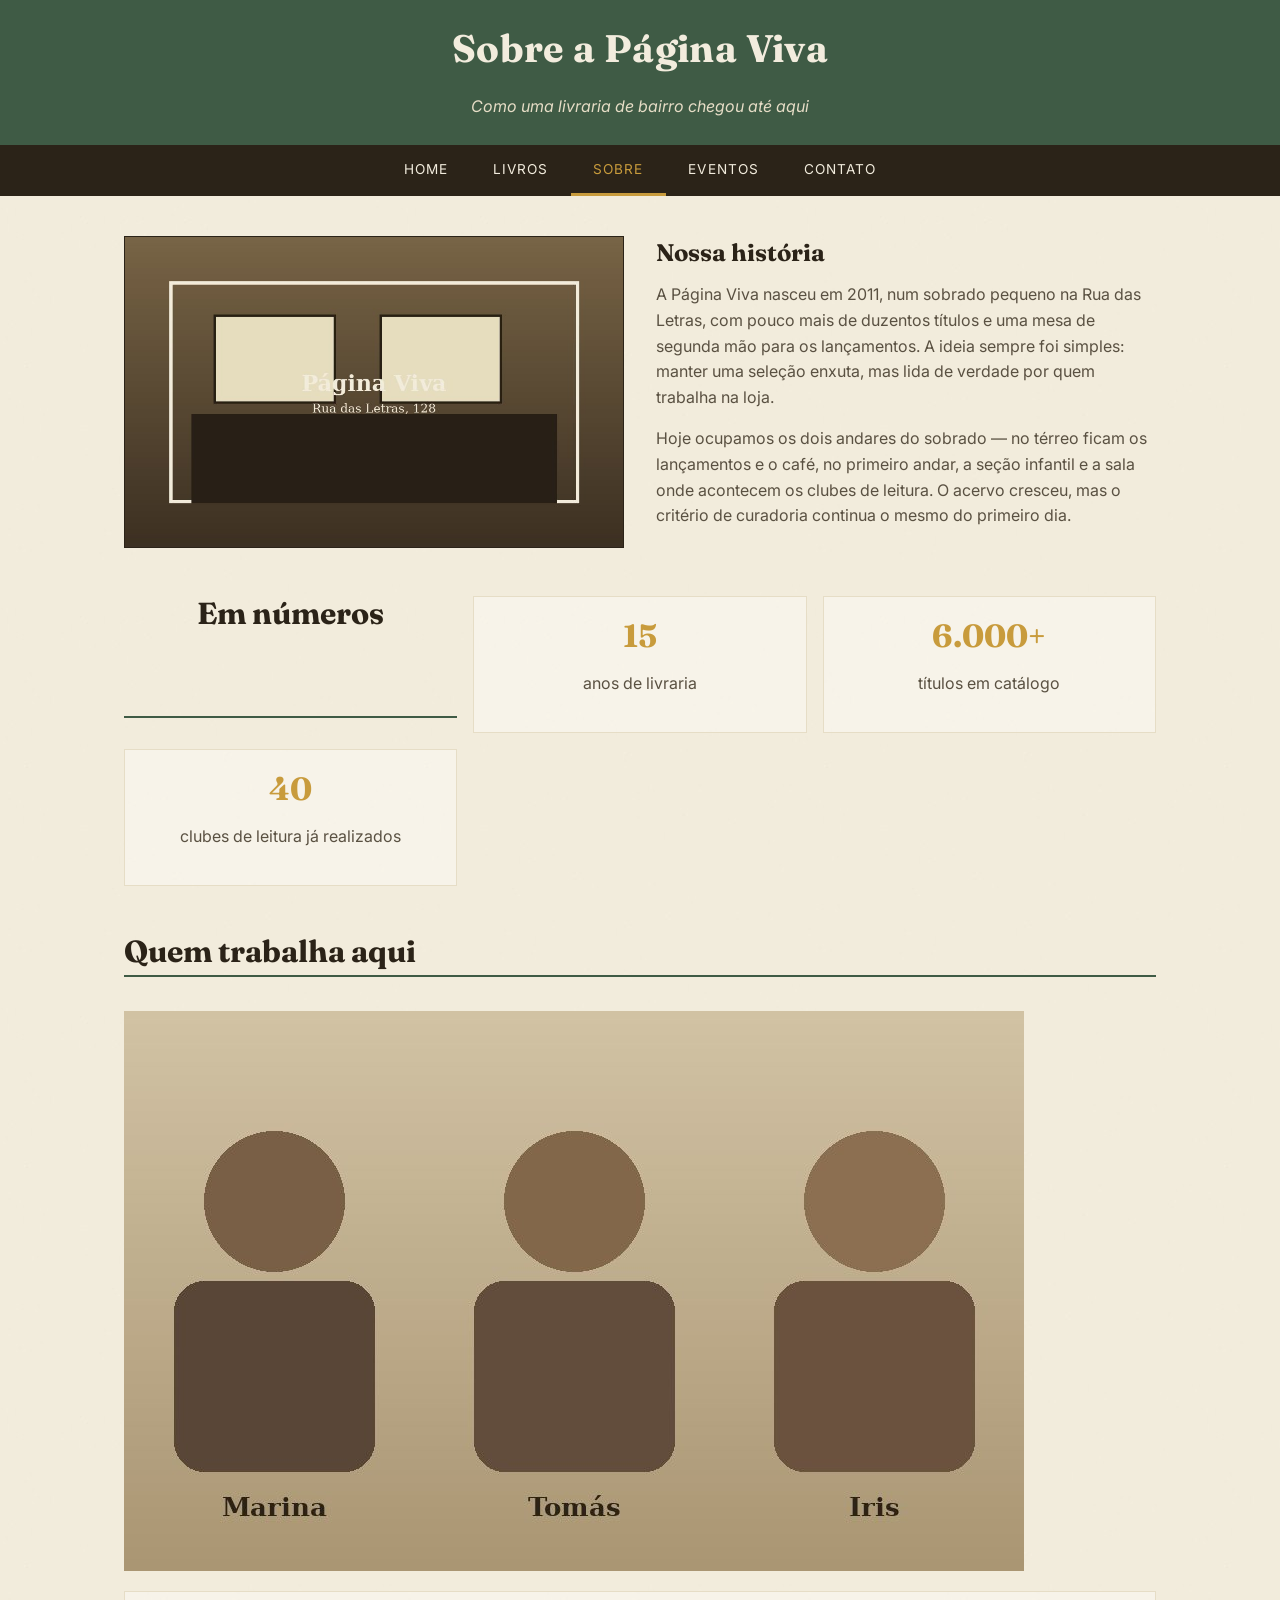
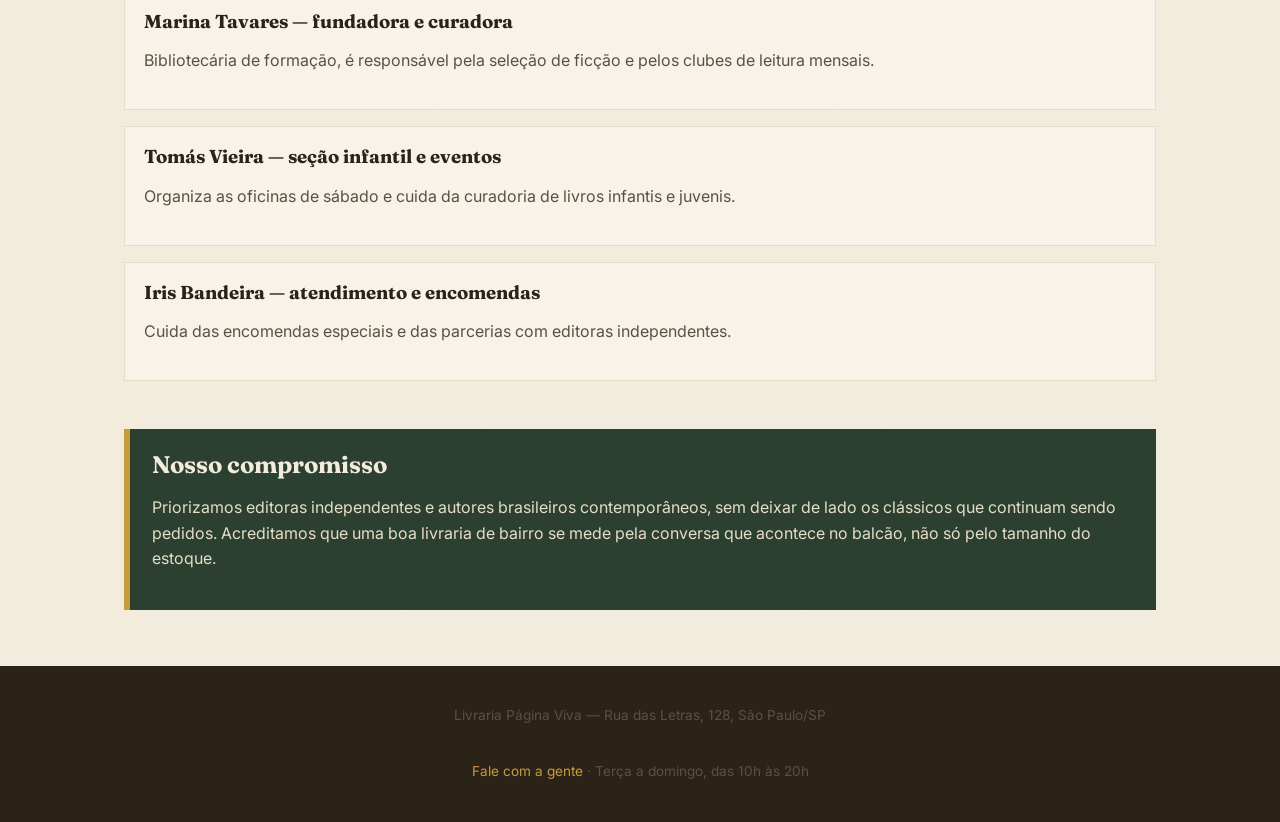
<file: AT1-Paginas-HTML/sobre.html>
<!DOCTYPE html>
<html lang="pt-br">
<head>
    <meta charset="UTF-8">
    <meta name="viewport" content="width=device-width, initial-scale=1.0">
    <title>Livraria Página Viva — Sobre</title>
    <link rel="preconnect" href="https://fonts.googleapis.com">
    <link href="https://fonts.googleapis.com/css2?family=Fraunces:wght@500;700&family=Inter:wght@400;500;600&display=swap" rel="stylesheet">
    <link rel="stylesheet" href="css/style.css">
    <script src="js/script.js" defer></script>
</head>
<body>
    <header>
        <h1>Sobre a Página Viva</h1>
        <p>Como uma livraria de bairro chegou até aqui</p>
    </header>

    <nav>
        <ul>
            <li><a href="index.html">HOME</a></li>
            <li><a href="produtos.html">LIVROS</a></li>
            <li><a href="sobre.html">SOBRE</a></li>
            <li><a href="eventos.html">EVENTOS</a></li>
            <li><a href="contato.html">CONTATO</a></li>
        </ul>
    </nav>

    <main>
        <section id="historia">
            <img src="image/contato-fachada.jpg" alt="Fachada da livraria Página Viva na Rua das Letras">
            <div>
                <h2>Nossa história</h2>
                <p>
                    A Página Viva nasceu em 2011, num sobrado pequeno na Rua das
                    Letras, com pouco mais de duzentos títulos e uma mesa de
                    segunda mão para os lançamentos. A ideia sempre foi simples:
                    manter uma seleção enxuta, mas lida de verdade por quem
                    trabalha na loja.
                </p>
                <p>
                    Hoje ocupamos os dois andares do sobrado — no térreo ficam os
                    lançamentos e o café, no primeiro andar, a seção infantil e a
                    sala onde acontecem os clubes de leitura. O acervo cresceu,
                    mas o critério de curadoria continua o mesmo do primeiro dia.
                </p>
            </div>
        </section>

        <section id="numeros">
            <h2>Em números</h2>
            <article>
                <strong>15</strong>
                <p>anos de livraria</p>
            </article>
            <article>
                <strong>6.000+</strong>
                <p>títulos em catálogo</p>
            </article>
            <article>
                <strong>40</strong>
                <p>clubes de leitura já realizados</p>
            </article>
        </section>

        <section id="equipe">
            <h2>Quem trabalha aqui</h2>
            <img src="image/equipe.jpg" alt="Marina, Tomás e Iris, equipe da Página Viva">
            <div id="equipe-grade">
                <article>
                    <h3>Marina Tavares — fundadora e curadora</h3>
                    <p>Bibliotecária de formação, é responsável pela seleção de ficção e pelos clubes de leitura mensais.</p>
                </article>
                <article>
                    <h3>Tomás Vieira — seção infantil e eventos</h3>
                    <p>Organiza as oficinas de sábado e cuida da curadoria de livros infantis e juvenis.</p>
                </article>
                <article>
                    <h3>Iris Bandeira — atendimento e encomendas</h3>
                    <p>Cuida das encomendas especiais e das parcerias com editoras independentes.</p>
                </article>
            </div>
        </section>

        <aside id="missao">
            <h2>Nosso compromisso</h2>
            <p>
                Priorizamos editoras independentes e autores brasileiros
                contemporâneos, sem deixar de lado os clássicos que continuam
                sendo pedidos. Acreditamos que uma boa livraria de bairro se mede
                pela conversa que acontece no balcão, não só pelo tamanho do
                estoque.
            </p>
        </aside>
    </main>

    <footer>
        <p>Livraria Página Viva — Rua das Letras, 128, São Paulo/SP</p>
        <p><a href="contato.html">Fale com a gente</a> · Terça a domingo, das 10h às 20h</p>
    </footer>
</body>
</html>
</file>
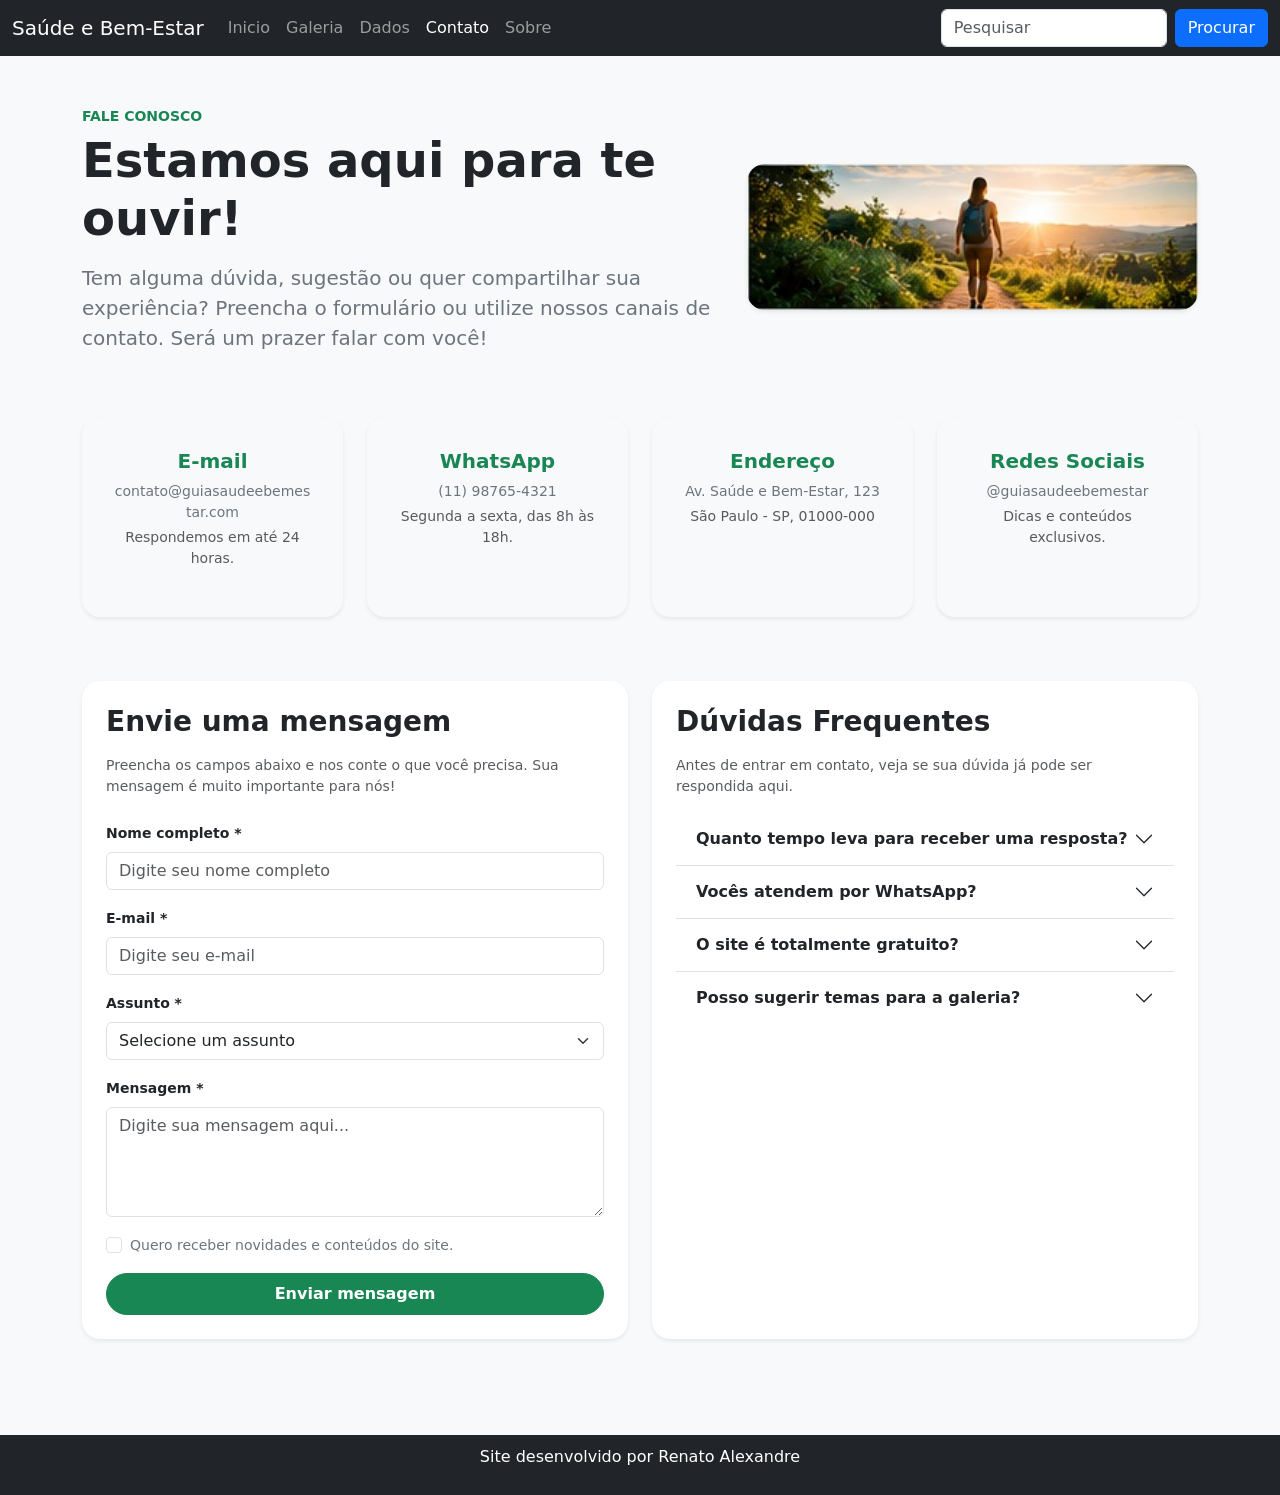
<file: AT2-Deploy-de-Site/contato.html>
<!DOCTYPE html>
<html lang="pt-br">
<head>
    <meta charset="UTF-8">
    <meta name="viewport" content="width=device-width, initial-scale=1.0">
    <title>Contato - Saúde e Bem-Estar</title>
    <link href="https://cdn.jsdelivr.net/npm/bootstrap@5.0.2/dist/css/bootstrap.min.css" rel="stylesheet" integrity="sha384-EVSTQN3/azprG1Anm3QDgpJLIm9Nao0Yz1ztcQTwFspd3yD65VohhpuuCOmLASjC" crossorigin="anonymous">
    <link rel="stylesheet" href="css/style.css">
</head>
<body>

<header>
    <nav class="navbar navbar-expand-lg navbar-dark bg-dark">
      <div class="container-fluid">
        <a class="navbar-brand" href="index.html">Saúde e Bem-Estar</a>
        <button class="navbar-toggler" type="button" data-bs-toggle="collapse" data-bs-target="#navbarSupportedContent" aria-controls="navbarSupportedContent" aria-expanded="false" aria-label="Toggle navigation">
          <span class="navbar-toggler-icon"></span>
        </button>
        <div class="collapse navbar-collapse" id="navbarSupportedContent">
          <ul class="navbar-nav me-auto mb-2 mb-lg-0">
            <li class="nav-item">
              <a class="nav-link" href="index.html">Inicio</a>
            </li>
            <li class="nav-item">
              <a class="nav-link" href="galeria.html">Galeria</a>
            </li>
            <li class="nav-item">
              <a class="nav-link" href="dados.html">Dados</a>
            </li>
            <li class="nav-item">
              <a class="nav-link active" aria-current="page" href="contato.html">Contato</a>
            </li>
            <li class="nav-item">
              <a class="nav-link" href="sobre.html">Sobre</a>
            </li>
          </ul>
          <form class="d-flex ms-auto">
            <input class="form-control me-2" type="Search" placeholder="Pesquisar" aria-label="Search">
            <button class="btn btn-primary" type="submit">Procurar</button>
          </form>
        </div>
      </div>
    </nav>
</header>

<div class="container py-5">
  <div class="row align-items-center mb-5">
    <div class="col-md-7">
      <span class="text-success fw-bold text-uppercase small">Fale Conosco</span>
      <h1 class="fw-bold display-5 mt-1 mb-3">Estamos aqui para te ouvir!</h1>
      <p class="text-secondary lead">Tem alguma dúvida, sugestão ou quer compartilhar sua experiência? Preencha o formulário ou utilize nossos canais de contato. Será um prazer falar com você!</p>
    </div>
    <div class="col-md-5">
      <div class="card card-arredondado shadow-sm border-0 overflow-hidden">
        <img src="img/habitos-saudaveis.jpg" alt="Contato" class="card-img-top" style="max-height: 250px; object-fit: cover;">
      </div>
    </div>
  </div>

  <div class="row text-center mb-5">
    <div class="col-md-3 mb-3">
      <div class="card h-100 shadow-sm border-0 bg-light card-arredondado p-3">
        <div class="card-body">
          <h5 class="fw-bold text-success mb-2">E-mail</h5>
          <p class="text-secondary small mb-1">contato@guiasaudeebemestar.com</p>
          <p class="text-muted small">Respondemos em até 24 horas.</p>
        </div>
      </div>
    </div>
    <div class="col-md-3 mb-3">
      <div class="card h-100 shadow-sm border-0 bg-light card-arredondado p-3">
        <div class="card-body">
          <h5 class="fw-bold text-success mb-2">WhatsApp</h5>
          <p class="text-secondary small mb-1">(11) 98765-4321</p>
          <p class="text-muted small">Segunda a sexta, das 8h às 18h.</p>
        </div>
      </div>
    </div>
    <div class="col-md-3 mb-3">
      <div class="card h-100 shadow-sm border-0 bg-light card-arredondado p-3">
        <div class="card-body">
          <h5 class="fw-bold text-success mb-2">Endereço</h5>
          <p class="text-secondary small mb-1">Av. Saúde e Bem-Estar, 123</p>
          <p class="text-muted small">São Paulo - SP, 01000-000</p>
        </div>
      </div>
    </div>
    <div class="col-md-3 mb-3">
      <div class="card h-100 shadow-sm border-0 bg-light card-arredondado p-3">
        <div class="card-body">
          <h5 class="fw-bold text-success mb-2">Redes Sociais</h5>
          <p class="text-secondary small mb-1">@guiasaudeebemestar</p>
          <p class="text-muted small">Dicas e conteúdos exclusivos.</p>
        </div>
      </div>
    </div>
  </div>

  <div class="row mb-5">
    <div class="col-md-6 mb-4 mb-md-0">
      <div class="card shadow-sm border-0 card-arredondado p-4 h-100 bg-white">
        <h3 class="fw-bold mb-3">Envie uma mensagem</h3>
        <p class="text-muted small mb-4">Preencha os campos abaixo e nos conte o que você precisa. Sua mensagem é muito importante para nós!</p>

        <form>
          <div class="mb-3">
            <label for="nome" class="form-label fw-bold small">Nome completo *</label>
            <input type="text" class="form-control" id="nome" placeholder="Digite seu nome completo" required>
          </div>

          <div class="mb-3">
            <label for="email" class="form-label fw-bold small">E-mail *</label>
            <input type="email" class="form-control" id="email" placeholder="Digite seu e-mail" required>
          </div>

          <div class="mb-3">
            <label for="assunto" class="form-label fw-bold small">Assunto *</label>
            <select class="form-select" id="assunto" required>
              <option selected disabled value="">Selecione um assunto</option>
              <option value="duvida">Dúvida sobre conteúdos</option>
              <option value="sugestao">Sugestão de melhoria</option>
              <option value="parceria">Parcerias</option>
              <option value="outro">Outro assunto</option>
            </select>
          </div>

          <div class="mb-3">
            <label for="mensagem" class="form-label fw-bold small">Mensagem *</label>
            <textarea class="form-control" id="mensagem" rows="4" placeholder="Digite sua mensagem aqui..." required></textarea>
          </div>

          <div class="mb-3 form-check">
            <input type="checkbox" class="form-check-input" id="novidades">
            <label class="form-check-label small text-secondary" for="novidades">Quero receber novidades e conteúdos do site.</label>
          </div>

          <button type="submit" class="btn btn-success w-100 rounded-pill py-2 fw-bold">Enviar mensagem</button>
        </form>
      </div>
    </div>

    <div class="col-md-6">
      <div class="card shadow-sm border-0 card-arredondado p-4 h-100 bg-white">
        <h3 class="fw-bold mb-3">Dúvidas Frequentes</h3>
        <p class="text-muted small mb-3">Antes de entrar em contato, veja se sua dúvida já pode ser respondida aqui.</p>

        <div class="accordion accordion-flush" id="accordionContato">
          <div class="accordion-item">
            <h2 class="accordion-header" id="headingOne">
              <button class="accordion-button collapsed fw-bold small" type="button" data-bs-toggle="collapse" data-bs-target="#collapseOne" aria-expanded="false" aria-controls="collapseOne">
                Quanto tempo leva para receber uma resposta?
              </button>
            </h2>
            <div id="collapseOne" class="accordion-collapse collapse" aria-labelledby="headingOne" data-bs-parent="#accordionContato">
              <div class="accordion-body text-secondary small">
                Respondemos a todas as mensagens enviadas através do formulário ou e-mail em até 24 horas úteis.
              </div>
            </div>
          </div>

          <div class="accordion-item">
            <h2 class="accordion-header" id="headingTwo">
              <button class="accordion-button collapsed fw-bold small" type="button" data-bs-toggle="collapse" data-bs-target="#collapseTwo" aria-expanded="false" aria-controls="collapseTwo">
                Vocês atendem por WhatsApp?
              </button>
            </h2>
            <div id="collapseTwo" class="accordion-collapse collapse" aria-labelledby="headingTwo" data-bs-parent="#accordionContato">
              <div class="accordion-body text-secondary small">
                Sim! Nosso atendimento via WhatsApp funciona de segunda a sexta-feira, das 8h às 18h.
              </div>
            </div>
          </div>

          <div class="accordion-item">
            <h2 class="accordion-header" id="headingThree">
              <button class="accordion-button collapsed fw-bold small" type="button" data-bs-toggle="collapse" data-bs-target="#collapseThree" aria-expanded="false" aria-controls="collapseThree">
                O site é totalmente gratuito?
              </button>
            </h2>
            <div id="collapseThree" class="accordion-collapse collapse" aria-labelledby="headingThree" data-bs-parent="#accordionContato">
              <div class="accordion-body text-secondary small">
                Sim, todo o conteúdo informativo, galeria de hábitos e artigos do Guia de Saúde e Bem-Estar são abertos e gratuitos.
              </div>
            </div>
          </div>

          <div class="accordion-item">
            <h2 class="accordion-header" id="headingFour">
              <button class="accordion-button collapsed fw-bold small" type="button" data-bs-toggle="collapse" data-bs-target="#collapseFour" aria-expanded="false" aria-controls="collapseFour">
                Posso sugerir temas para a galeria?
              </button>
            </h2>
            <div id="collapseFour" class="accordion-collapse collapse" aria-labelledby="headingFour" data-bs-parent="#accordionContato">
              <div class="accordion-body text-secondary small">
                Com certeza! Adoramos receber sugestões de novos temas e dicas para expandir nossos conteúdos acadêmicos.
              </div>
            </div>
          </div>
        </div>
      </div>
    </div>
  </div>
</div>

<footer>
    <p>Site desenvolvido por Renato Alexandre</p>
</footer>

<script src="https://cdn.jsdelivr.net/npm/bootstrap@5.0.2/dist/js/bootstrap.bundle.min.js" integrity="sha384-MrcW6ZMFYlzcLA8Nl+NtUVF0sA7MsXsP1UyJoMp4YLEuNSfAP+JcXn/tWtIaxVXM" crossorigin="anonymous"></script>
</body>
</html>
</file>
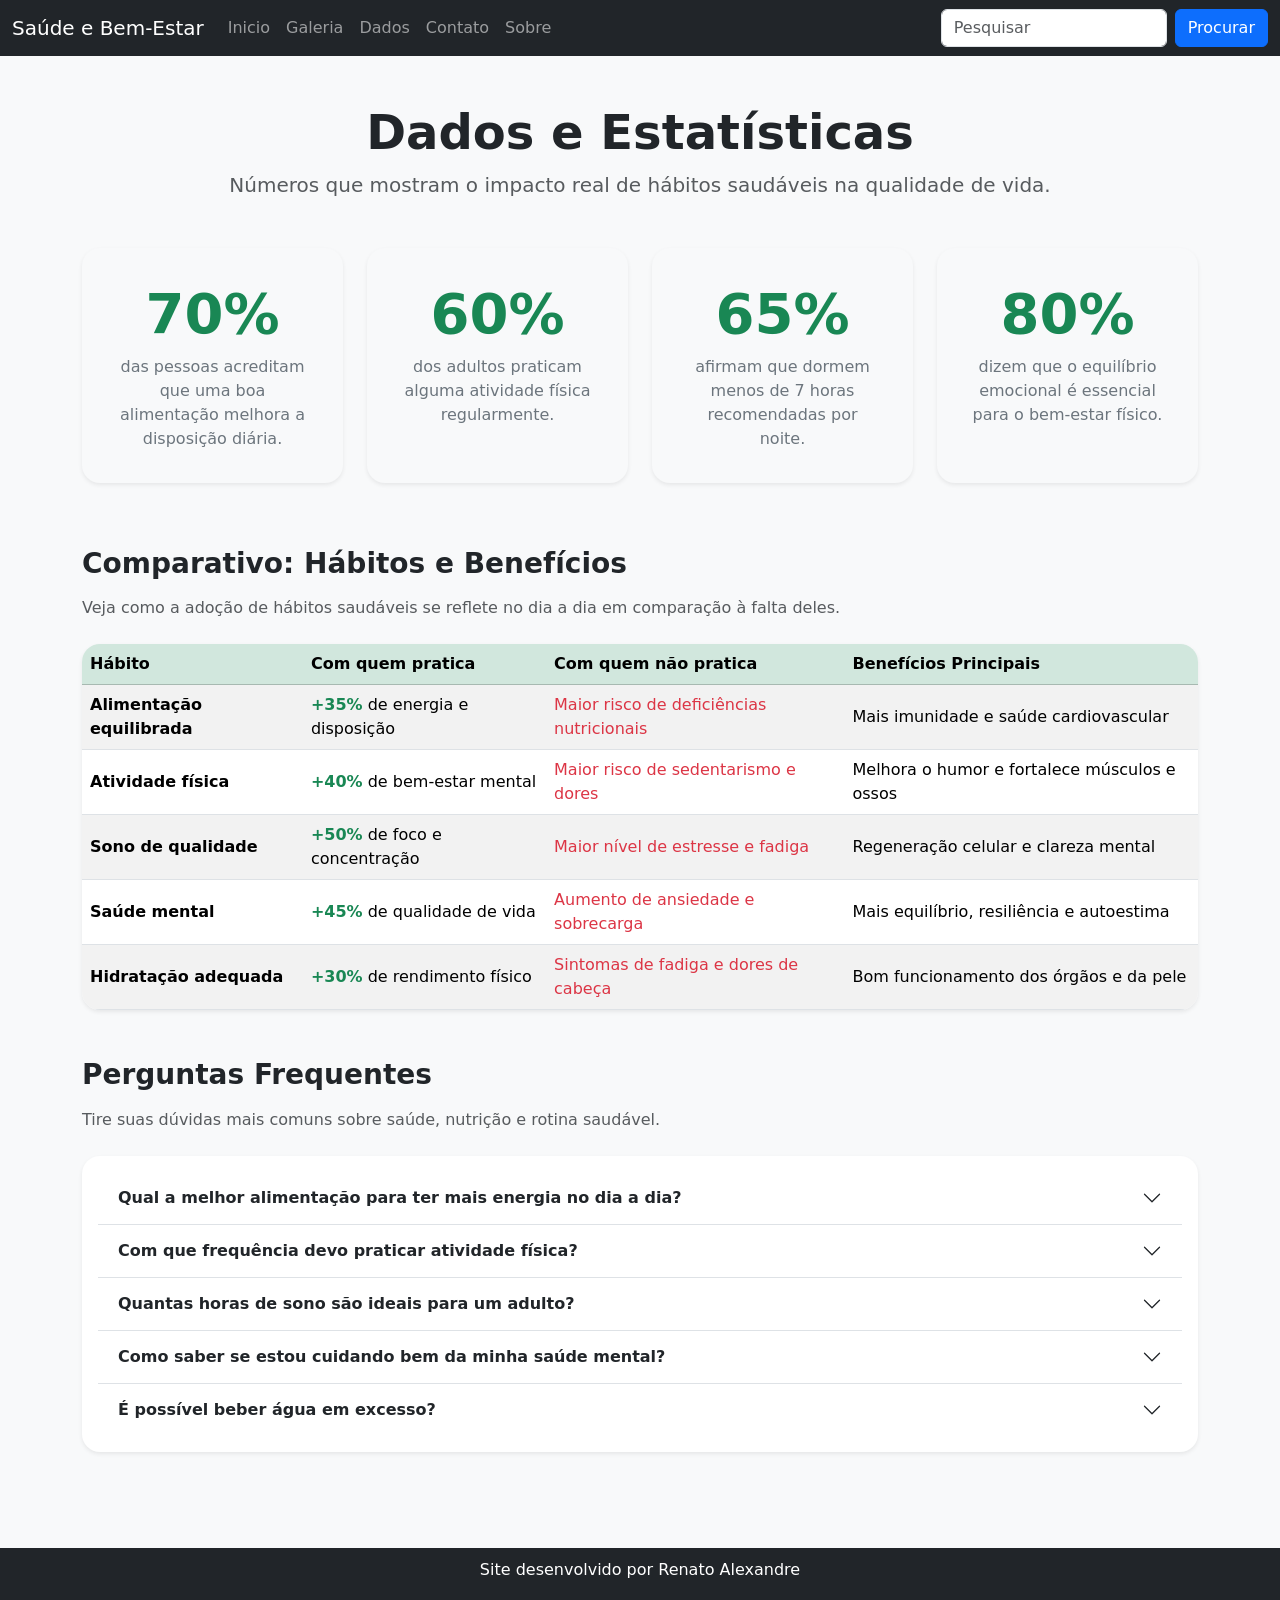
<file: AT2-Deploy-de-Site/dados.html>
<!DOCTYPE html>
<html lang="pt-br">
<head>
    <meta charset="UTF-8">
    <meta name="viewport" content="width=device-width, initial-scale=1.0">
    <title>Dados</title>
    <link href="https://cdn.jsdelivr.net/npm/bootstrap@5.0.2/dist/css/bootstrap.min.css" rel="stylesheet" integrity="sha384-EVSTQN3/azprG1Anm3QDgpJLIm9Nao0Yz1ztcQTwFspd3yD65VohhpuuCOmLASjC" crossorigin="anonymous">
    <link rel="stylesheet" href="css/style.css">
</head>
<body>
<header>
    <nav class="navbar navbar-expand-lg navbar-dark bg-dark">
      <div class="container-fluid">
        <a class="navbar-brand" href="index.html">Saúde e Bem-Estar</a>
        <button class="navbar-toggler" type="button" data-bs-toggle="collapse" data-bs-target="#navbarSupportedContent" aria-controls="navbarSupportedContent" aria-expanded="false" aria-label="Toggle navigation">
          <span class="navbar-toggler-icon"></span>
        </button>
        <div class="collapse navbar-collapse" id="navbarSupportedContent">
          <ul class="navbar-nav me-auto mb-2 mb-lg-0">
            <li class="nav-item">
              <a class="nav-link" aria-current="page" href="index.html">Inicio</a>
            </li>
            <li class="nav-item">
              <a class="nav-link" href="galeria.html">Galeria</a>
            </li>
            <li class="nav-item">
              <a class="nav-link" href="dados.html">Dados</a>
            </li>
            <li class="nav-item">
              <a class="nav-link" href="contato.html">Contato</a>
            </li>
            <li class="nav-item">
              <a class="nav-link" href="sobre.html">Sobre</a>
            </li>
          </ul>
          <form class="d-flex ms-auto">
            <input class="form-control me-2" type="Search" placeholder="Pesquisar" aria-label="Search">
            <button class="btn btn-primary" type="submit">Procurar</button>
          </form>
        </div>
      </div>
    </nav>
</header>  

<div class="container py-5">
  <div class="text-center mb-5">
    <h1 class="fw-bold display-5">Dados e Estatísticas</h1>
    <p class="lead text-muted">Números que mostram o impacto real de hábitos saudáveis na qualidade de vida.</p>
  </div>

  <div class="row text-center mb-5">
    <div class="col-md-3 mb-3">
      <div class="card h-100 shadow-sm border-0 bg-light card-arredondado p-3">
        <div class="card-body">
          <h2 class="display-4 fw-bold text-success">70%</h2>
          <p class="card-text text-secondary">das pessoas acreditam que uma boa alimentação melhora a disposição diária.</p>
        </div>
      </div>
    </div>
    <div class="col-md-3 mb-3">
      <div class="card h-100 shadow-sm border-0 bg-light card-arredondado p-3">
        <div class="card-body">
          <h2 class="display-4 fw-bold text-success">60%</h2>
          <p class="card-text text-secondary">dos adultos praticam alguma atividade física regularmente.</p>
        </div>
      </div>
    </div>
    <div class="col-md-3 mb-3">
      <div class="card h-100 shadow-sm border-0 bg-light card-arredondado p-3">
        <div class="card-body">
          <h2 class="display-4 fw-bold text-success">65%</h2>
          <p class="card-text text-secondary">afirmam que dormem menos de 7 horas recomendadas por noite.</p>
        </div>
      </div>
    </div>
    <div class="col-md-3 mb-3">
      <div class="card h-100 shadow-sm border-0 bg-light card-arredondado p-3">
        <div class="card-body">
          <h2 class="display-4 fw-bold text-success">80%</h2>
          <p class="card-text text-secondary">dizem que o equilíbrio emocional é essencial para o bem-estar físico.</p>
        </div>
      </div>
    </div>
  </div>

  <div class="mb-5">
    <h3 class="fw-bold mb-3">Comparativo: Hábitos e Benefícios</h3>
    <p class="text-muted mb-4">Veja como a adoção de hábitos saudáveis se reflete no dia a dia em comparação à falta deles.</p>
    
    <div class="table-responsive shadow-sm card-arredondado">
      <table class="table table-striped table-hover align-middle mb-0">
        <thead class="table-success">
          <tr>
            <th scope="col">Hábito</th>
            <th scope="col">Com quem pratica</th>
            <th scope="col">Com quem não pratica</th>
            <th scope="col">Benefícios Principais</th>
          </tr>
        </thead>
        <tbody>
          <tr>
            <th scope="row" class="fw-bold">Alimentação equilibrada</th>
            <td><span class="text-success fw-bold">+35%</span> de energia e disposição</td>
            <td class="text-danger">Maior risco de deficiências nutricionais</td>
            <td>Mais imunidade e saúde cardiovascular</td>
          </tr>
          <tr>
            <th scope="row" class="fw-bold">Atividade física</th>
            <td><span class="text-success fw-bold">+40%</span> de bem-estar mental</td>
            <td class="text-danger">Maior risco de sedentarismo e dores</td>
            <td>Melhora o humor e fortalece músculos e ossos</td>
          </tr>
          <tr>
            <th scope="row" class="fw-bold">Sono de qualidade</th>
            <td><span class="text-success fw-bold">+50%</span> de foco e concentração</td>
            <td class="text-danger">Maior nível de estresse e fadiga</td>
            <td>Regeneração celular e clareza mental</td>
          </tr>
          <tr>
            <th scope="row" class="fw-bold">Saúde mental</th>
            <td><span class="text-success fw-bold">+45%</span> de qualidade de vida</td>
            <td class="text-danger">Aumento de ansiedade e sobrecarga</td>
            <td>Mais equilíbrio, resiliência e autoestima</td>
          </tr>
          <tr>
            <th scope="row" class="fw-bold">Hidratação adequada</th>
            <td><span class="text-success fw-bold">+30%</span> de rendimento físico</td>
            <td class="text-danger">Sintomas de fadiga e dores de cabeça</td>
            <td>Bom funcionamento dos órgãos e da pele</td>
          </tr>
        </tbody>
      </table>
    </div>
  </div>

  <div class="mb-5">
    <h3 class="fw-bold mb-3">Perguntas Frequentes</h3>
    <p class="text-muted mb-4">Tire suas dúvidas mais comuns sobre saúde, nutrição e rotina saudável.</p>

    <div class="accordion accordion-flush shadow-sm card-arredondado p-3 bg-white" id="accordionFAQ">
      <div class="accordion-item">
        <h2 class="accordion-header" id="faqHeadingOne">
          <button class="accordion-button collapsed fw-bold" type="button" data-bs-toggle="collapse" data-bs-target="#faqCollapseOne" aria-expanded="false" aria-controls="faqCollapseOne">
            Qual a melhor alimentação para ter mais energia no dia a dia?
          </button>
        </h2>
        <div id="faqCollapseOne" class="accordion-collapse collapse" aria-labelledby="faqHeadingOne" data-bs-parent="#accordionFAQ">
          <div class="accordion-body text-secondary">
            Priorize alimentos in natura ou minimamente processados, como frutas, vegetais, grãos integrais e proteínas magras. Evite o excesso de açúcares refinados e alimentos ultraprocessados, que causam picos e quedas rápidas de energia.
          </div>
        </div>
      </div>

      <div class="accordion-item">
        <h2 class="accordion-header" id="faqHeadingTwo">
          <button class="accordion-button collapsed fw-bold" type="button" data-bs-toggle="collapse" data-bs-target="#faqCollapseTwo" aria-expanded="false" aria-controls="faqCollapseTwo">
            Com que frequência devo praticar atividade física?
          </button>
        </h2>
        <div id="faqCollapseTwo" class="accordion-collapse collapse" aria-labelledby="faqHeadingTwo" data-bs-parent="#accordionFAQ">
          <div class="accordion-body text-secondary">
            A Organização Mundial da Saúde (OMS) recomenda pelo menos 150 a 300 minutos de atividade aeróbica de intensidade moderada por semana (cerca de 30 minutos por dia, 5 vezes por semana).
          </div>
        </div>
      </div>

      <div class="accordion-item">
        <h2 class="accordion-header" id="faqHeadingThree">
          <button class="accordion-button collapsed fw-bold" type="button" data-bs-toggle="collapse" data-bs-target="#faqCollapseThree" aria-expanded="false" aria-controls="faqCollapseThree">
            Quantas horas de sono são ideais para um adulto?
          </button>
        </h2>
        <div id="faqCollapseThree" class="accordion-collapse collapse" aria-labelledby="faqHeadingThree" data-bs-parent="#accordionFAQ">
          <div class="accordion-body text-secondary">
            A maioria dos adultos necessita entre 7 e 9 horas de sono de qualidade por noite para restabelecer as funções físicas e cognitivas do organismo.
          </div>
        </div>
      </div>

      <div class="accordion-item">
        <h2 class="accordion-header" id="faqHeadingFour">
          <button class="accordion-button collapsed fw-bold" type="button" data-bs-toggle="collapse" data-bs-target="#faqCollapseFour" aria-expanded="false" aria-controls="faqCollapseFour">
            Como saber se estou cuidando bem da minha saúde mental?
          </button>
        </h2>
        <div id="faqCollapseFour" class="accordion-collapse collapse" aria-labelledby="faqHeadingFour" data-bs-parent="#accordionFAQ">
          <div class="accordion-body text-secondary">
            Observe se você consegue reservar tempo para descanso, lazer e convivência com quem gosta, além de conseguir gerenciar o estresse diário. Se sentir sobrecarga persistente, não hesite em procurar ajuda profissional.
          </div>
        </div>
      </div>

      <div class="accordion-item">
        <h2 class="accordion-header" id="faqHeadingFive">
          <button class="accordion-button collapsed fw-bold" type="button" data-bs-toggle="collapse" data-bs-target="#faqCollapseFive" aria-expanded="false" aria-controls="faqCollapseFive">
            É possível beber água em excesso?
          </button>
        </h2>
        <div id="faqCollapseFive" class="accordion-collapse collapse" aria-labelledby="faqHeadingFive" data-bs-parent="#accordionFAQ">
          <div class="accordion-body text-secondary">
            Sim, embora seja raro. O consumo excessivo e repentino de água em prazos muito curtos pode levar à hiponatremia (baixa concentração de sódio no sangue). Para a maioria das pessoas, beber cerca de 2 a 3 litros ao longo do dia é seguro e ideal.
          </div>
        </div>
      </div>
    </div>
  </div>
</div>

<footer>
    <p>Site desenvolvido por Renato Alexandre</p>
</footer>

    <script src="https://cdn.jsdelivr.net/npm/bootstrap@5.0.2/dist/js/bootstrap.bundle.min.js" integrity="sha384-MrcW6ZMFYlzcLA8Nl+NtUVF0sA7MsXsP1UyJoMp4YLEuNSfAP+JcXn/tWtIaxVXM" crossorigin="anonymous"></script>
</body>
</html>
</file>
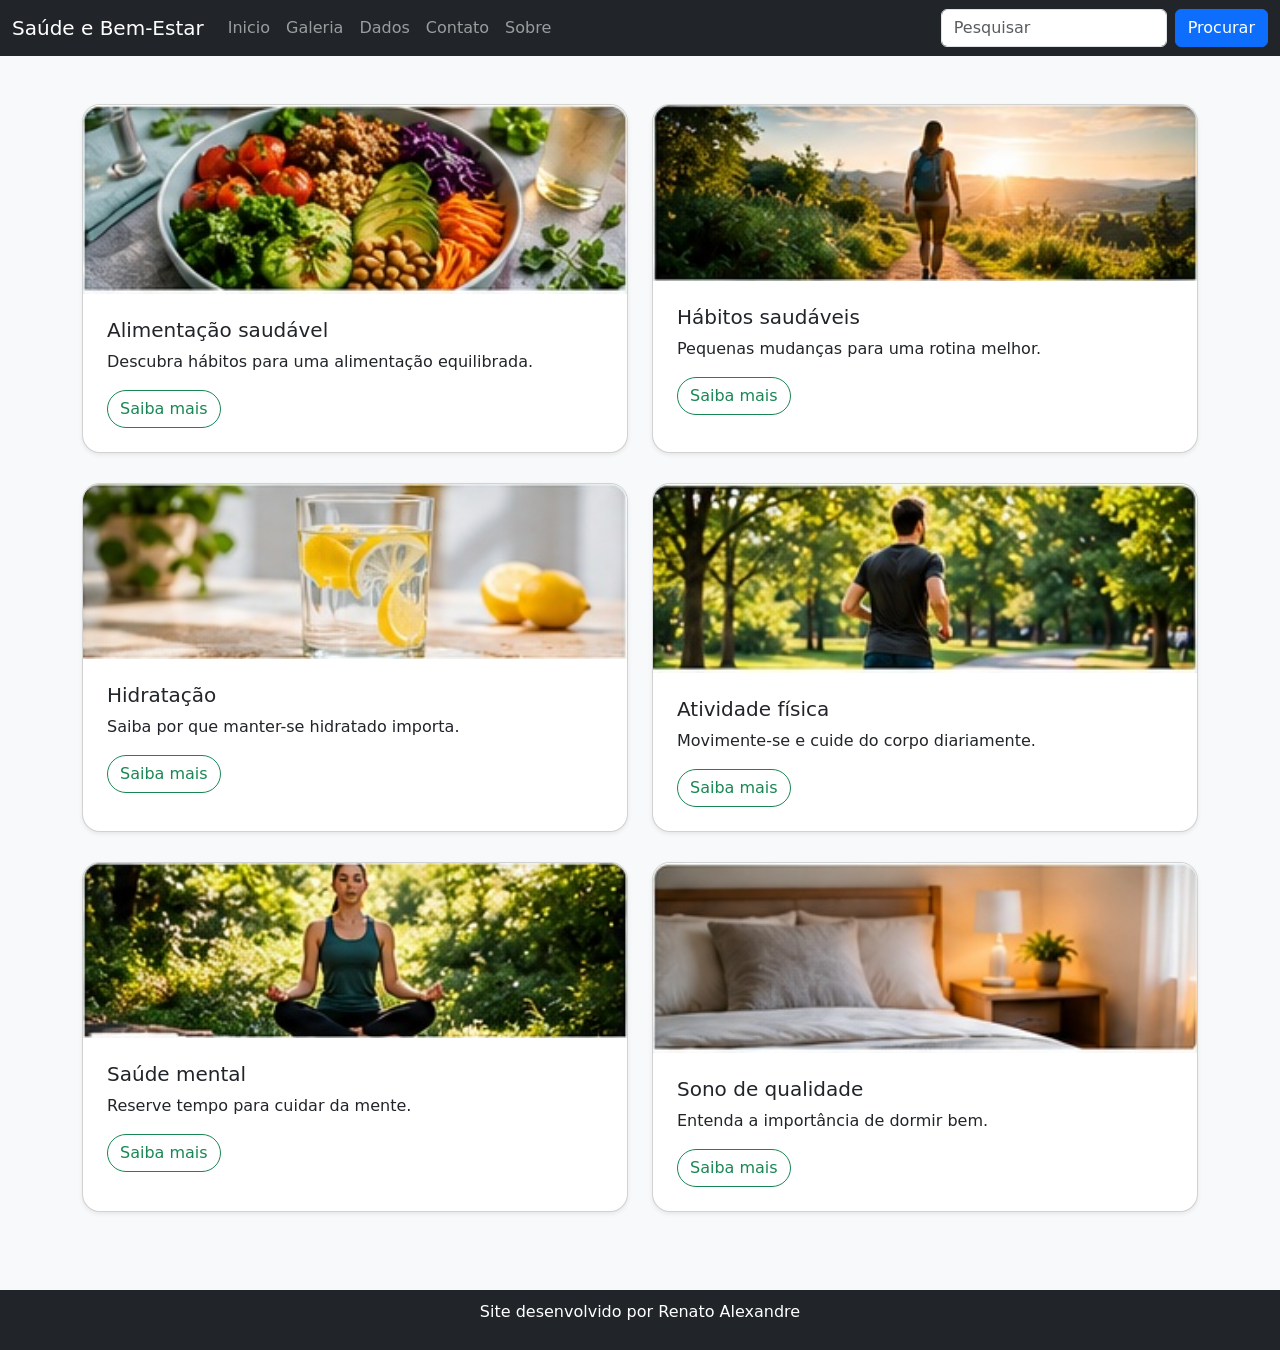
<file: AT2-Deploy-de-Site/galeria.html>
<!DOCTYPE html>
<html lang="pt-br">
<head>
    <meta charset="UTF-8">
    <meta name="viewport" content="width=device-width, initial-scale=1.0">
    <title>Galeria</title>
    <link href="https://cdn.jsdelivr.net/npm/bootstrap@5.0.2/dist/css/bootstrap.min.css" rel="stylesheet" integrity="sha384-EVSTQN3/azprG1Anm3QDgpJLIm9Nao0Yz1ztcQTwFspd3yD65VohhpuuCOmLASjC" crossorigin="anonymous">
    <link rel="stylesheet" href="css/style.css">
</head>
<body>
<header>
    <nav class="navbar navbar-expand-lg navbar-dark bg-dark">
      <div class="container-fluid">
        <a class="navbar-brand" href="index.html">Saúde e Bem-Estar</a>
        <button class="navbar-toggler" type="button" data-bs-toggle="collapse" data-bs-target="#navbarSupportedContent" aria-controls="navbarSupportedContent" aria-expanded="false" aria-label="Toggle navigation">
          <span class="navbar-toggler-icon"></span>
        </button>
        <div class="collapse navbar-collapse" id="navbarSupportedContent">
          <ul class="navbar-nav me-auto mb-2 mb-lg-0">
            <li class="nav-item">
              <a class="nav-link" aria-current="page" href="index.html">Inicio</a>
            </li>
            <li class="nav-item">
              <a class="nav-link" href="galeria.html">Galeria</a>
            </li>
            <li class="nav-item">
              <a class="nav-link" href="dados.html">Dados</a>
            </li>
            <li class="nav-item">
              <a class="nav-link" href="contato.html">Contato</a>
            </li>
            <li class="nav-item">
              <a class="nav-link" href="sobre.html">Sobre</a>
            </li>
          </ul>
          <form class="d-flex ms-auto">
            <input class="form-control me-2" type="Search" placeholder="Pesquisar" aria-label="Search">
            <button class="btn btn-primary" type="submit">Procurar</button>
          </form>
        </div>
      </div>
    </nav>
</header>  

<div class="container py-5">
  <div class="row mb-4">
    <div class="col-md-6">
      <div class="card shadow-sm h-100 card-arredondado">
        <img src="img/alimentacao-saudavel.jpg" alt="Prato de refeição saudável" class="card-img-top">
        <div class="card-body p-4">
          <h5 class="card-title">Alimentação saudável</h5>
            <p class="card-text">Descubra hábitos para uma alimentação equilibrada.</p>
              <button type="button" class="btn btn-outline-success rounded-pill" data-bs-toggle="modal" data-bs-target="#exampleAlimentos">
                Saiba mais
              </button>
              <div class="modal fade" id="exampleAlimentos" tabindex="-1" aria-labelledby="exampleAlimentosLabel" aria-hidden="true">
                <div class="modal-dialog modal-dialog-scrollable">
                  <div class="modal-content">
                    <div class="modal-header">
                      <h5 class="modal-title" id="exampleAlimentosLabel">Alimentação saudável</h5>
                      <button type="button" class="btn-close" data-bs-dismiss="modal" aria-label="Close"></button>
                    </div>
                    <div class="modal-body">
                      <p>Uma alimentação equilibrada é essencial para o funcionamento do organismo e contribui para a manutenção da saúde e da disposição no dia a dia.</p>
 
                      <p class="fw-bold">Por que é importante?</p>
 
                      <p>Os alimentos fornecem energia e nutrientes necessários para diversas funções do corpo. Variar os alimentos e priorizar opções in natura ou minimamente processadas ajuda a compor uma alimentação mais equilibrada.</p>
 
                      <p class="fw-bold">Dicas para colocar em prática:</p>
                        <ul>
                          <li>Inclua frutas, verduras e legumes na rotina.</li>
                          <li>Varie as fontes de proteínas, fibras e outros nutrientes.</li>
                          <li>Prefira água como bebida principal.</li>
                          <li>Planeje as refeições sempre que possível, respeitando suas necessidades e sua realidade.</li>
                        </ul>
                      <p class="fw-bold">Comece aos poucos!</p>
                      
                      <p>Não é necessário mudar toda a alimentação de uma vez. Pequenas mudanças consistentes podem ajudar a construir hábitos mais saudáveis ao longo do tempo.</p>
                    </div>
                    <div class="modal-footer">
                      <button type="button" class="btn btn-outline-danger" data-bs-dismiss="modal">Fechar</button>
                    </div>
                  </div>
                </div>
              </div>
        </div>
      </div>
   </div>
 
    <div class="col-md-6">
      <div class="card shadow-sm h-100 card-arredondado">
        <img src="img/habitos-saudaveis.jpg" alt="Pessoa fazendo exercícios" class="card-img-top">
        <div class="card-body p-4">
          <h5 class="card-title">Hábitos saudáveis</h5>
            <p class="card-text">Pequenas mudanças para uma rotina melhor.</p>
              <button type="button" class="btn btn-outline-success rounded-pill" data-bs-toggle="modal" data-bs-target="#exampleHabitosSaudaveis">
                Saiba mais
              </button>
              <div class="modal fade" id="exampleHabitosSaudaveis" tabindex="-1" aria-labelledby="exampleHabitosSaudaveisLabel" aria-hidden="true">
                <div class="modal-dialog modal-dialog-scrollable">
                  <div class="modal-content">
                    <div class="modal-header">
                      <h5 class="modal-title" id="exampleHabitosSaudaveisLabel">Hábitos saudáveis</h5>
                      <button type="button" class="btn-close" data-bs-dismiss="modal" aria-label="Close"></button>
                    </div>
                    <div class="modal-body">
                      <p>Uma rotina saudável é construída por meio de pequenas atitudes repetidas ao longo do tempo. Não é necessário transformar toda a sua vida de uma vez: mudanças realistas e consistentes podem ajudar a melhorar a qualidade de vida.</p>

                      <p class="fw-bold">Hábitos que fazem a diferença:</p>
                        <ul>
                          <li>Organize sua rotina e estabeleça prioridades.</li>
                          <li>Procure manter horários regulares para dormir e acordar.</li>
                          <li>Inclua movimento e pausas durante o dia.</li>
                          <li>Reserve momentos para lazer, descanso e convivência social.</li>
                          <li>Defina metas pequenas e possíveis de acompanhar.</li>
                        </ul>
                      <p class="fw-bold">Como manter a motivação?</p>

                      <p>Escolha um hábito para começar e acompanhe seu progresso. Se um dia não sair como planejado, retome no seguinte sem transformar um deslize em motivo para desistir.</p>
                      
                      <p>O segredo não é buscar uma rotina perfeita, mas encontrar um equilíbrio que funcione para sua realidade. Cada pessoa tem necessidades, limitações e objetivos diferentes.</p>
                      
                    </div>
                    <div class="modal-footer">
                      <button type="button" class="btn btn-outline-danger" data-bs-dismiss="modal">Fechar</button>
                    </div>
                  </div>
                </div>
              </div>
        </div>
      </div>
    </div>
  </div>

  <div class="row mb-4">
    <div class="col-md-6">
      <div class="card shadow-sm h-100 card-arredondado">
        <img src="img/hidratacao.jpg" alt="Prato de refeição saudável" class="card-img-top">
        <div class="card-body p-4">
          <h5 class="card-title">Hidratação</h5>
            <p class="card-text">Saiba por que manter-se hidratado importa.</p>
              <button type="button" class="btn btn-outline-success rounded-pill" data-bs-toggle="modal" data-bs-target="#exampleHidratacao">
                Saiba mais
              </button>
              <div class="modal fade" id="exampleHidratacao" tabindex="-1" aria-labelledby="exampleHidratacaoLabel" aria-hidden="true">
                <div class="modal-dialog modal-dialog-scrollable">
                  <div class="modal-content">
                    <div class="modal-header">
                      <h5 class="modal-title" id="exampleHidratacaoLabel">Hidratação</h5>
                      <button type="button" class="btn-close" data-bs-dismiss="modal" aria-label="Close"></button>
                    </div>
                    <div class="modal-body">
                      <p>A água participa de funções essenciais do organismo, como a regulação da temperatura corporal, o transporte de substâncias e o funcionamento adequado dos órgãos. Manter uma boa hidratação é importante para a saúde ao longo do dia.</p>

                      <p class="fw-bold">Como melhorar sua hidratação:</p>
 
                      <p>Os alimentos fornecem energia e nutrientes necessários para diversas funções do corpo. Variar os alimentos e priorizar opções in natura ou minimamente processadas ajuda a compor uma alimentação mais equilibrada.</p>
 
                      <p class="fw-bold">Dicas para colocar em prática:</p>
                        <ul>
                          <li>Tenha uma garrafa de água por perto.</li>
                          <li>Beba água em diferentes momentos do dia, sem esperar sempre sentir sede.</li>
                          <li>Aumente a atenção à hidratação durante atividades físicas e em dias quentes.</li>
                          <li>Observe se sua urina está frequentemente muito escura, o que pode ser um sinal de hidratação insuficiente.</li>
                          <li>Considere que frutas e outros alimentos também contribuem para a ingestão de água.</li>
                        </ul>
                      <p class="fw-bold">Crie uma rotina:</p>
                      
                      <p>Associe o hábito de beber água a atividades diárias, como acordar, fazer refeições e realizar pausas no trabalho ou nos estudos.</p>

                      <p>A necessidade de água varia conforme a pessoa, o clima e o nível de atividade física. Algumas condições de saúde também exigem orientação específica.</p>
                    </div>
                    <div class="modal-footer">
                      <button type="button" class="btn btn-outline-danger" data-bs-dismiss="modal">Fechar</button>
                    </div>
                  </div>
                </div>
              </div>
        </div>
      </div>
   </div>
 
    <div class="col-md-6">
      <div class="card shadow-sm h-100 card-arredondado">
        <img src="img/atividade-fisica.jpg" alt="Pessoa fazendo exercícios" class="card-img-top">
        <div class="card-body p-4">
          <h5 class="card-title">Atividade física</h5>
            <p class="card-text">Movimente-se e cuide do corpo diariamente.</p>
              <button type="button" class="btn btn-outline-success rounded-pill" data-bs-toggle="modal" data-bs-target="#exampleAtividadeFisica">
                Saiba mais
              </button>
              <div class="modal fade" id="exampleAtividadeFisica" tabindex="-1" aria-labelledby="exampleAtividadeFisicaLabel" aria-hidden="true">
                <div class="modal-dialog modal-dialog-scrollable">
                  <div class="modal-content">
                    <div class="modal-header">
                      <h5 class="modal-title" id="exampleAtividadeFisicaLabel">Atividade física</h5>
                      <button type="button" class="btn-close" data-bs-dismiss="modal" aria-label="Close"></button>
                    </div>
                    <div class="modal-body">
                      <p>A prática regular de atividade física pode melhorar o condicionamento, fortalecer músculos e ossos, favorecer o sono e contribuir para a saúde física e mental. Não é necessário começar com exercícios intensos para aproveitar esses benefícios.</p>

                      <p class="fw-bold">Como começar:</p>
                        <ul>
                          <li>Experimente caminhadas, dança, bicicleta ou outra atividade de que goste.</li>
                          <li>Comece com uma intensidade confortável e aumente gradualmente.</li>
                          <li>Evite permanecer sentado por períodos muito longos sem pausas para se movimentar.</li>
                          <li>Respeite seus limites e reserve tempo para a recuperação.</li>
                          <li>Escolha atividades que se encaixem na sua rotina.</li>
                        </ul>
                      <p class="fw-bold">Lembre-se:</p>

                      <p>A regularidade é mais importante do que tentar fazer tudo de uma vez. Cada pessoa possui necessidades diferentes, por isso adapte a atividade às suas condições e capacidades.</p>
                      
                      <p>Se você tem alguma condição de saúde ou apresenta sintomas durante o exercício, procure orientação profissional.</p>
                      
                    </div>
                    <div class="modal-footer">
                      <button type="button" class="btn btn-outline-danger" data-bs-dismiss="modal">Fechar</button>
                    </div>
                  </div>
                </div>
              </div>
        </div>
      </div>
    </div>
  </div>

  <div class="row mb-4">
    <div class="col-md-6">
      <div class="card shadow-sm h-100 card-arredondado">
        <img src="img/saude-mental.jpg" alt="Prato de refeição saudável" class="card-img-top">
        <div class="card-body p-4">
          <h5 class="card-title">Saúde mental</h5>
            <p class="card-text">Reserve tempo para cuidar da mente.</p>
              <button type="button" class="btn btn-outline-success rounded-pill" data-bs-toggle="modal" data-bs-target="#exampleSaudeMental">
                Saiba mais
              </button>
              <div class="modal fade" id="exampleSaudeMental" tabindex="-1" aria-labelledby="exampleSaudeMentalLabel" aria-hidden="true">
                <div class="modal-dialog modal-dialog-scrollable">
                  <div class="modal-content">
                    <div class="modal-header">
                      <h5 class="modal-title" id="exampleSaudeMentalLabel">Saúde mental</h5>
                      <button type="button" class="btn-close" data-bs-dismiss="modal" aria-label="Close"></button>
                    </div>
                    <div class="modal-body">
                      <p>Cuidar da saúde mental é tão importante quanto cuidar da saúde física. As emoções, os relacionamentos, o trabalho e os desafios cotidianos podem influenciar nosso bem-estar. Reservar momentos para si mesmo ajuda a reconhecer necessidades e desenvolver formas mais saudáveis de lidar com o estresse.</p>

                      <p class="fw-bold">Práticas de autocuidado:</p>
                        <ul>
                          <li>Reserve alguns minutos do dia para descansar.</li>
                          <li>Converse com pessoas de confiança sobre o que está sentindo.</li>
                          <li>Experimente técnicas de respiração ou atividades relaxantes.</li>
                          <li>Procure manter uma rotina que inclua sono, lazer e movimento.</li>
                          <li>Estabeleça limites e evite assumir mais responsabilidades do que consegue administrar.</li>
                        </ul>
                      <p class="fw-bold">Você não precisa enfrentar tudo sozinho:</p>
                      
                      <p>Buscar apoio é uma atitude de cuidado. Se o sofrimento emocional persistir ou interferir na sua vida, procure ajuda de um profissional de saúde mental.</p>
                    </div>
                    <div class="modal-footer">
                      <button type="button" class="btn btn-outline-danger" data-bs-dismiss="modal">Fechar</button>
                    </div>
                  </div>
                </div>
              </div>
        </div>
      </div>
   </div>
 
    <div class="col-md-6">
      <div class="card shadow-sm h-100 card-arredondado">
        <img src="img/sono-de-qualidade.jpg" alt="Pessoa fazendo exercícios" class="card-img-top">
        <div class="card-body p-4">
          <h5 class="card-title">Sono de qualidade</h5>
            <p class="card-text">Entenda a importância de dormir bem.</p>
              <button type="button" class="btn btn-outline-success rounded-pill" data-bs-toggle="modal" data-bs-target="#exampleSonoQualidade">
                Saiba mais
              </button>
              <div class="modal fade" id="exampleSonoQualidade" tabindex="-1" aria-labelledby="exampleSonoQualidadeLabel" aria-hidden="true">
                <div class="modal-dialog modal-dialog-scrollable">
                  <div class="modal-content">
                    <div class="modal-header">
                      <h5 class="modal-title" id="exampleSonoQualidadeLabel">Sono de qualidade</h5>
                      <button type="button" class="btn-close" data-bs-dismiss="modal" aria-label="Close"></button>
                    </div>
                    <div class="modal-body">
                      <p>Dormir bem é essencial para a recuperação física, a memória, a concentração e o equilíbrio emocional. Uma rotina de sono irregular pode prejudicar a disposição e dificultar as atividades do dia a dia.</p>

                      <p class="fw-bold">Dicas para dormir melhor:</p>
                        <ul>
                          <li>Procure dormir e acordar em horários regulares.</li>
                          <li>Mantenha o quarto confortável, silencioso e escuro.</li>
                          <li>Diminua o uso de telas antes de se deitar, se elas dificultarem seu relaxamento.</li>
                          <li>Evite consumir cafeína próximo ao horário de dormir.</li>
                          <li>Crie uma rotina tranquila, como ler ou ouvir música relaxante.</li>
                        </ul>
                      <p class="fw-bold">Priorize o descanso:</p>

                      <p>Adultos geralmente precisam de pelo menos sete horas de sono por noite, embora as necessidades individuais possam variar.</p>
                      
                      <p>Se você enfrenta dificuldades persistentes para dormir ou sente muito sono durante o dia, vale procurar um profissional de saúde.</p>
                      
                    </div>
                    <div class="modal-footer">
                      <button type="button" class="btn btn-outline-danger" data-bs-dismiss="modal">Fechar</button>
                    </div>
                  </div>
                </div>
              </div>
        </div>
      </div>
    </div>
  </div>
</div>
    
<footer>
    <p>Site desenvolvido por Renato Alexandre</p>
</footer>

    <script src="https://cdn.jsdelivr.net/npm/bootstrap@5.0.2/dist/js/bootstrap.bundle.min.js" integrity="sha384-MrcW6ZMFYlzcLA8Nl+NtUVF0sA7MsXsP1UyJoMp4YLEuNSfAP+JcXn/tWtIaxVXM" crossorigin="anonymous"></script>
</body>
</html>
</file>
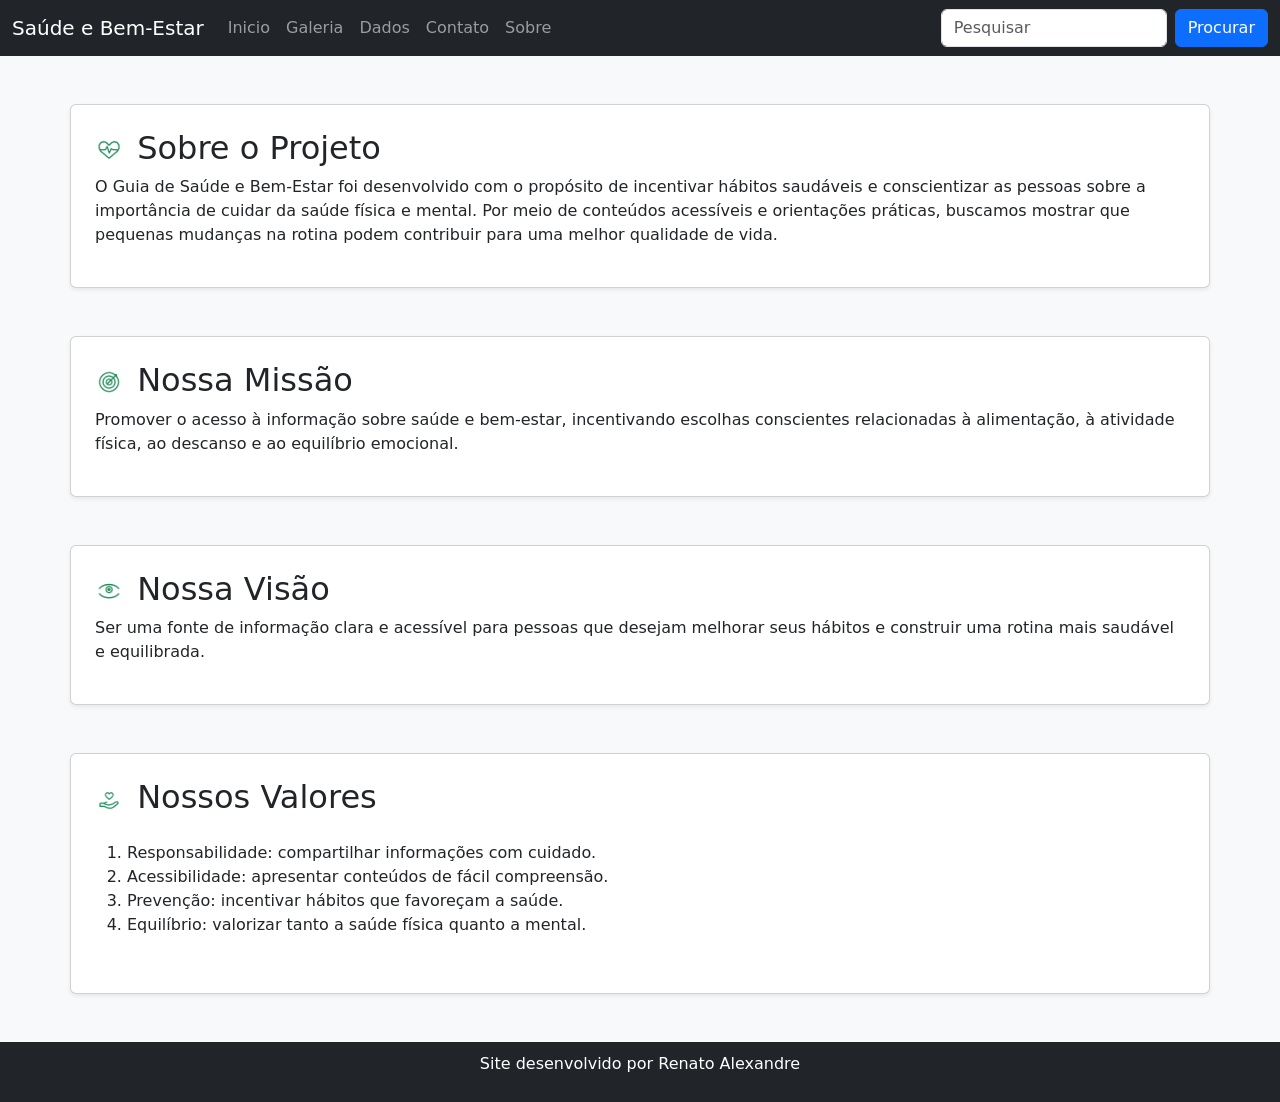
<file: AT2-Deploy-de-Site/sobre.html>
<!DOCTYPE html>
<html lang="pt-br">
<head>
    <meta charset="UTF-8">
    <meta name="viewport" content="width=device-width, initial-scale=1.0">
    <title>Sobre</title>
    <link href="https://cdn.jsdelivr.net/npm/bootstrap@5.0.2/dist/css/bootstrap.min.css" rel="stylesheet" integrity="sha384-EVSTQN3/azprG1Anm3QDgpJLIm9Nao0Yz1ztcQTwFspd3yD65VohhpuuCOmLASjC" crossorigin="anonymous">
    <link rel="stylesheet" href="css/style.css">
</head>
<body>
<header>
    <nav class="navbar navbar-expand-lg navbar-dark bg-dark">
      <div class="container-fluid">
        <a class="navbar-brand" href="index.html">Saúde e Bem-Estar</a>
        <button class="navbar-toggler" type="button" data-bs-toggle="collapse" data-bs-target="#navbarSupportedContent" aria-controls="navbarSupportedContent" aria-expanded="false" aria-label="Toggle navigation">
          <span class="navbar-toggler-icon"></span>
        </button>
        <div class="collapse navbar-collapse" id="navbarSupportedContent">
          <ul class="navbar-nav me-auto mb-2 mb-lg-0">
            <li class="nav-item">
              <a class="nav-link" aria-current="page" href="index.html">Inicio</a>
            </li>
            <li class="nav-item">
              <a class="nav-link" href="galeria.html">Galeria</a>
            </li>
            <li class="nav-item">
              <a class="nav-link" href="dados.html">Dados</a>
            </li>
            <li class="nav-item">
              <a class="nav-link" href="contato.html">Contato</a>
            </li>
            <li class="nav-item">
              <a class="nav-link" href="sobre.html">Sobre</a>
            </li>
          </ul>
          <form class="d-flex ms-auto">
            <input class="form-control me-2" type="Search" placeholder="Pesquisar" aria-label="Search">
            <button class="btn btn-primary" type="submit">Procurar</button>
          </form>
        </div>
      </div>
    </nav>
</header>  

<div class="container py-5">
  <div class="row mb-5">
    <div class="col-12 card p-4 shadow-sm h-100">
      <h2>
        <img src="img/logo-saude.png" alt="Ícone" width="28" class="me-1">
        Sobre o Projeto</h2>
      <p>O Guia de Saúde e Bem-Estar foi desenvolvido com o propósito de incentivar hábitos saudáveis e conscientizar as pessoas sobre a importância de cuidar da saúde física e mental. Por meio de conteúdos acessíveis e orientações práticas, buscamos mostrar que pequenas mudanças na rotina podem contribuir para uma melhor qualidade de vida.</p>
    </div>
  </div>
  <div class="row mb-5">
    <div class="col-12 card p-4 shadow-sm h-100">
      <h2>
        <img src="img/logo-missao.png" alt="Ícone" width="28" class="me-1">
        Nossa Missão</h2>
      <p>Promover o acesso à informação sobre saúde e bem-estar, incentivando escolhas conscientes relacionadas à alimentação, à atividade física, ao descanso e ao equilíbrio emocional.</p>
    </div>
  </div>
  <div class="row mb-5">
    <div class="col-12 card p-4 shadow-sm h-100">
      <h2>
        <img src="img/logo-visao.png" alt="Ícone" width="28" class="me-1">
        Nossa Visão</h2>
      <p>Ser uma fonte de informação clara e acessível para pessoas que desejam melhorar seus hábitos e construir uma rotina mais saudável e equilibrada.</p>
    </div>
  </div>
  <div class="row">
    <div class="col-12 card p-4 shadow-sm h-100">
      <h2>
        <img src="img/logo-valores.png" alt="Ícone" width="28" class="me-1">
        Nossos Valores</h2>
      <p>
        <ol>
          <li>Responsabilidade: compartilhar informações com cuidado.</li>
          <li>Acessibilidade: apresentar conteúdos de fácil compreensão.</li>
          <li>Prevenção: incentivar hábitos que favoreçam a saúde.</li>
          <li>Equilíbrio: valorizar tanto a saúde física quanto a mental.</li>
        </ol>
      </p>
    </div>
  </div>
</div>

<footer>
    <p>Site desenvolvido por Renato Alexandre</p>
</footer>

    <script src="https://cdn.jsdelivr.net/npm/bootstrap@5.0.2/dist/js/bootstrap.bundle.min.js" integrity="sha384-MrcW6ZMFYlzcLA8Nl+NtUVF0sA7MsXsP1UyJoMp4YLEuNSfAP+JcXn/tWtIaxVXM" crossorigin="anonymous"></script>
</body>
</html>
</file>
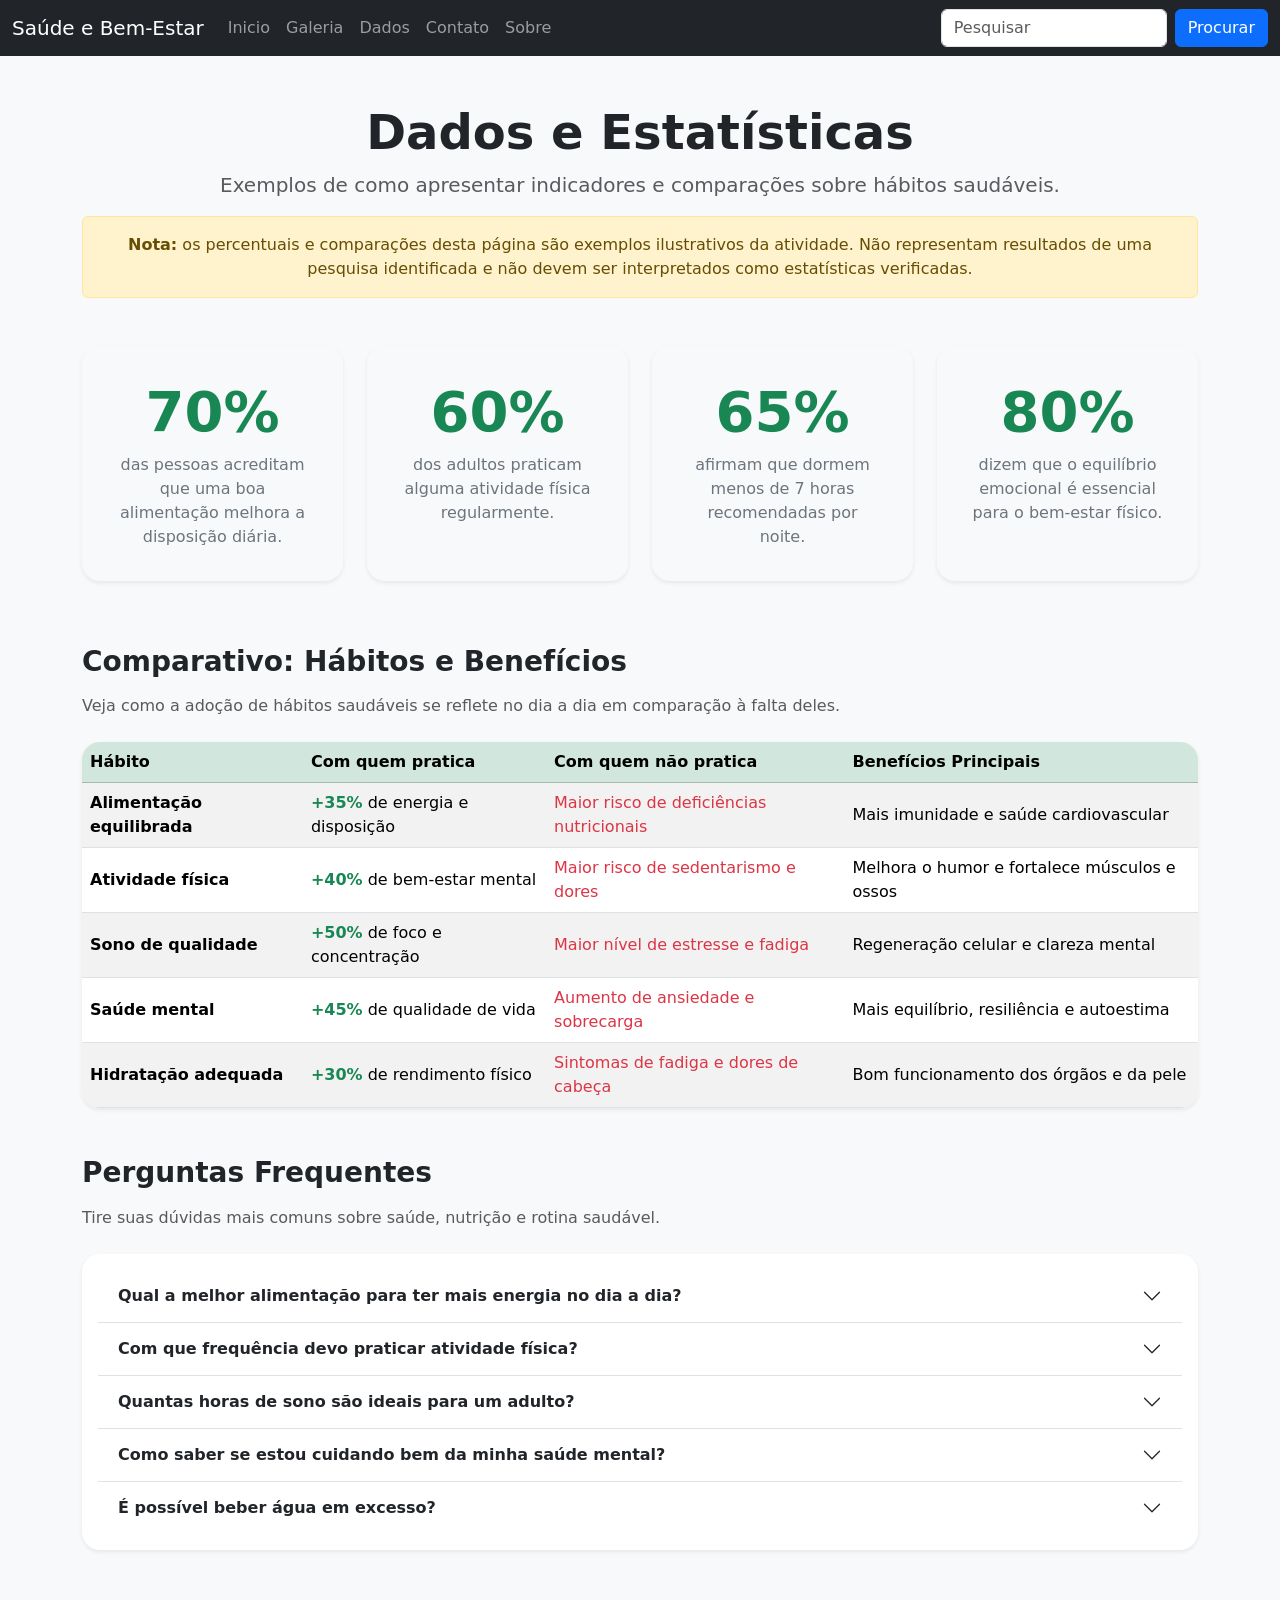
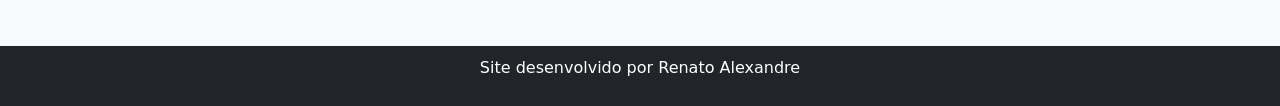
<file: AT4-Site-Multi-Paginas-Bootstrap/dados.html>
<!DOCTYPE html>
<html lang="pt-br">
<head>
    <meta charset="UTF-8">
    <meta name="viewport" content="width=device-width, initial-scale=1.0">
    <title>Dados</title>
    <link href="https://cdn.jsdelivr.net/npm/bootstrap@5.0.2/dist/css/bootstrap.min.css" rel="stylesheet" integrity="sha384-EVSTQN3/azprG1Anm3QDgpJLIm9Nao0Yz1ztcQTwFspd3yD65VohhpuuCOmLASjC" crossorigin="anonymous">
    <link rel="stylesheet" href="css/style.css">
</head>
<body>
<header>
    <nav class="navbar navbar-expand-lg navbar-dark bg-dark">
      <div class="container-fluid">
        <a class="navbar-brand" href="index.html">Saúde e Bem-Estar</a>
        <button class="navbar-toggler" type="button" data-bs-toggle="collapse" data-bs-target="#navbarSupportedContent" aria-controls="navbarSupportedContent" aria-expanded="false" aria-label="Toggle navigation">
          <span class="navbar-toggler-icon"></span>
        </button>
        <div class="collapse navbar-collapse" id="navbarSupportedContent">
          <ul class="navbar-nav me-auto mb-2 mb-lg-0">
            <li class="nav-item">
              <a class="nav-link" aria-current="page" href="index.html">Inicio</a>
            </li>
            <li class="nav-item">
              <a class="nav-link" href="galeria.html">Galeria</a>
            </li>
            <li class="nav-item">
              <a class="nav-link" href="dados.html">Dados</a>
            </li>
            <li class="nav-item">
              <a class="nav-link" href="contato.html">Contato</a>
            </li>
            <li class="nav-item">
              <a class="nav-link" href="sobre.html">Sobre</a>
            </li>
          </ul>
          <form class="d-flex ms-auto">
            <input class="form-control me-2" type="Search" placeholder="Pesquisar" aria-label="Search">
            <button class="btn btn-primary" type="submit">Procurar</button>
          </form>
        </div>
      </div>
    </nav>
</header>  

<div class="container py-5">
  <div class="text-center mb-5">
    <h1 class="fw-bold display-5">Dados e Estatísticas</h1>
    <p class="lead text-muted">Exemplos de como apresentar indicadores e comparações sobre hábitos saudáveis.</p>
    <div class="alert alert-warning" role="note"><strong>Nota:</strong> os percentuais e comparações desta página são exemplos ilustrativos da atividade. Não representam resultados de uma pesquisa identificada e não devem ser interpretados como estatísticas verificadas.</div>
  </div>

  <div class="row text-center mb-5">
    <div class="col-md-3 mb-3">
      <div class="card h-100 shadow-sm border-0 bg-light card-arredondado p-3">
        <div class="card-body">
          <h2 class="display-4 fw-bold text-success">70%</h2>
          <p class="card-text text-secondary">das pessoas acreditam que uma boa alimentação melhora a disposição diária.</p>
        </div>
      </div>
    </div>
    <div class="col-md-3 mb-3">
      <div class="card h-100 shadow-sm border-0 bg-light card-arredondado p-3">
        <div class="card-body">
          <h2 class="display-4 fw-bold text-success">60%</h2>
          <p class="card-text text-secondary">dos adultos praticam alguma atividade física regularmente.</p>
        </div>
      </div>
    </div>
    <div class="col-md-3 mb-3">
      <div class="card h-100 shadow-sm border-0 bg-light card-arredondado p-3">
        <div class="card-body">
          <h2 class="display-4 fw-bold text-success">65%</h2>
          <p class="card-text text-secondary">afirmam que dormem menos de 7 horas recomendadas por noite.</p>
        </div>
      </div>
    </div>
    <div class="col-md-3 mb-3">
      <div class="card h-100 shadow-sm border-0 bg-light card-arredondado p-3">
        <div class="card-body">
          <h2 class="display-4 fw-bold text-success">80%</h2>
          <p class="card-text text-secondary">dizem que o equilíbrio emocional é essencial para o bem-estar físico.</p>
        </div>
      </div>
    </div>
  </div>

  <div class="mb-5">
    <h3 class="fw-bold mb-3">Comparativo: Hábitos e Benefícios</h3>
    <p class="text-muted mb-4">Veja como a adoção de hábitos saudáveis se reflete no dia a dia em comparação à falta deles.</p>
    
    <div class="table-responsive shadow-sm card-arredondado">
      <table class="table table-striped table-hover align-middle mb-0">
        <thead class="table-success">
          <tr>
            <th scope="col">Hábito</th>
            <th scope="col">Com quem pratica</th>
            <th scope="col">Com quem não pratica</th>
            <th scope="col">Benefícios Principais</th>
          </tr>
        </thead>
        <tbody>
          <tr>
            <th scope="row" class="fw-bold">Alimentação equilibrada</th>
            <td><span class="text-success fw-bold">+35%</span> de energia e disposição</td>
            <td class="text-danger">Maior risco de deficiências nutricionais</td>
            <td>Mais imunidade e saúde cardiovascular</td>
          </tr>
          <tr>
            <th scope="row" class="fw-bold">Atividade física</th>
            <td><span class="text-success fw-bold">+40%</span> de bem-estar mental</td>
            <td class="text-danger">Maior risco de sedentarismo e dores</td>
            <td>Melhora o humor e fortalece músculos e ossos</td>
          </tr>
          <tr>
            <th scope="row" class="fw-bold">Sono de qualidade</th>
            <td><span class="text-success fw-bold">+50%</span> de foco e concentração</td>
            <td class="text-danger">Maior nível de estresse e fadiga</td>
            <td>Regeneração celular e clareza mental</td>
          </tr>
          <tr>
            <th scope="row" class="fw-bold">Saúde mental</th>
            <td><span class="text-success fw-bold">+45%</span> de qualidade de vida</td>
            <td class="text-danger">Aumento de ansiedade e sobrecarga</td>
            <td>Mais equilíbrio, resiliência e autoestima</td>
          </tr>
          <tr>
            <th scope="row" class="fw-bold">Hidratação adequada</th>
            <td><span class="text-success fw-bold">+30%</span> de rendimento físico</td>
            <td class="text-danger">Sintomas de fadiga e dores de cabeça</td>
            <td>Bom funcionamento dos órgãos e da pele</td>
          </tr>
        </tbody>
      </table>
    </div>
  </div>

  <div class="mb-5">
    <h3 class="fw-bold mb-3">Perguntas Frequentes</h3>
    <p class="text-muted mb-4">Tire suas dúvidas mais comuns sobre saúde, nutrição e rotina saudável.</p>

    <div class="accordion accordion-flush shadow-sm card-arredondado p-3 bg-white" id="accordionFAQ">
      <div class="accordion-item">
        <h2 class="accordion-header" id="faqHeadingOne">
          <button class="accordion-button collapsed fw-bold" type="button" data-bs-toggle="collapse" data-bs-target="#faqCollapseOne" aria-expanded="false" aria-controls="faqCollapseOne">
            Qual a melhor alimentação para ter mais energia no dia a dia?
          </button>
        </h2>
        <div id="faqCollapseOne" class="accordion-collapse collapse" aria-labelledby="faqHeadingOne" data-bs-parent="#accordionFAQ">
          <div class="accordion-body text-secondary">
            Priorize alimentos in natura ou minimamente processados, como frutas, vegetais, grãos integrais e proteínas magras. Evite o excesso de açúcares refinados e alimentos ultraprocessados, que causam picos e quedas rápidas de energia.
          </div>
        </div>
      </div>

      <div class="accordion-item">
        <h2 class="accordion-header" id="faqHeadingTwo">
          <button class="accordion-button collapsed fw-bold" type="button" data-bs-toggle="collapse" data-bs-target="#faqCollapseTwo" aria-expanded="false" aria-controls="faqCollapseTwo">
            Com que frequência devo praticar atividade física?
          </button>
        </h2>
        <div id="faqCollapseTwo" class="accordion-collapse collapse" aria-labelledby="faqHeadingTwo" data-bs-parent="#accordionFAQ">
          <div class="accordion-body text-secondary">
            A Organização Mundial da Saúde (OMS) recomenda pelo menos 150 a 300 minutos de atividade aeróbica de intensidade moderada por semana (cerca de 30 minutos por dia, 5 vezes por semana).
          </div>
        </div>
      </div>

      <div class="accordion-item">
        <h2 class="accordion-header" id="faqHeadingThree">
          <button class="accordion-button collapsed fw-bold" type="button" data-bs-toggle="collapse" data-bs-target="#faqCollapseThree" aria-expanded="false" aria-controls="faqCollapseThree">
            Quantas horas de sono são ideais para um adulto?
          </button>
        </h2>
        <div id="faqCollapseThree" class="accordion-collapse collapse" aria-labelledby="faqHeadingThree" data-bs-parent="#accordionFAQ">
          <div class="accordion-body text-secondary">
            A maioria dos adultos necessita entre 7 e 9 horas de sono de qualidade por noite para restabelecer as funções físicas e cognitivas do organismo.
          </div>
        </div>
      </div>

      <div class="accordion-item">
        <h2 class="accordion-header" id="faqHeadingFour">
          <button class="accordion-button collapsed fw-bold" type="button" data-bs-toggle="collapse" data-bs-target="#faqCollapseFour" aria-expanded="false" aria-controls="faqCollapseFour">
            Como saber se estou cuidando bem da minha saúde mental?
          </button>
        </h2>
        <div id="faqCollapseFour" class="accordion-collapse collapse" aria-labelledby="faqHeadingFour" data-bs-parent="#accordionFAQ">
          <div class="accordion-body text-secondary">
            Observe se você consegue reservar tempo para descanso, lazer e convivência com quem gosta, além de conseguir gerenciar o estresse diário. Se sentir sobrecarga persistente, não hesite em procurar ajuda profissional.
          </div>
        </div>
      </div>

      <div class="accordion-item">
        <h2 class="accordion-header" id="faqHeadingFive">
          <button class="accordion-button collapsed fw-bold" type="button" data-bs-toggle="collapse" data-bs-target="#faqCollapseFive" aria-expanded="false" aria-controls="faqCollapseFive">
            É possível beber água em excesso?
          </button>
        </h2>
        <div id="faqCollapseFive" class="accordion-collapse collapse" aria-labelledby="faqHeadingFive" data-bs-parent="#accordionFAQ">
          <div class="accordion-body text-secondary">
            Sim, embora seja raro. O consumo excessivo e repentino de água em prazos muito curtos pode levar à hiponatremia (baixa concentração de sódio no sangue). Para a maioria das pessoas, beber cerca de 2 a 3 litros ao longo do dia é seguro e ideal.
          </div>
        </div>
      </div>
    </div>
  </div>
</div>

<footer>
    <p>Site desenvolvido por Renato Alexandre</p>
</footer>

    <script src="https://cdn.jsdelivr.net/npm/bootstrap@5.0.2/dist/js/bootstrap.bundle.min.js" integrity="sha384-MrcW6ZMFYlzcLA8Nl+NtUVF0sA7MsXsP1UyJoMp4YLEuNSfAP+JcXn/tWtIaxVXM" crossorigin="anonymous"></script>
</body>
</html>
</file>
<file: AT1-Paginas-HTML/css/style.css>
@charset "UTF-8";

:root {
    --papel: #f2ecdd;
    --papel-escuro: #e6ddc6;
    --tinta: #2b2318;
    --tinta-suave: #5a5142;
    --verde: #3f5b45;
    --verde-escuro: #2c4032;
    --dourado: #c89b3c;
    --ferrugem: #964e2f;
    --serif: "Fraunces", Georgia, "Times New Roman", serif;
    --sans: "Inter", -apple-system, "Segoe UI", sans-serif;
    --largura-conteudo: 1080px;
}

* {
    box-sizing: border-box;
}

html {
    scroll-behavior: smooth;
}

body {
    margin: 0;
    background-color: var(--papel);
    background-image: url(../image/fundo.jpg);
    background-repeat: repeat;
    font-family: var(--sans);
    color: var(--tinta);
    display: grid;
    grid-template-rows: auto auto 1fr auto;
    min-height: 100vh;
}

img {
    max-width: 100%;
    display: block;
}

h1, h2, h3 {
    font-family: var(--serif);
    line-height: 1.15;
    margin: 0 0 0.5em 0;
}

p {
    line-height: 1.6;
    color: var(--tinta-suave);
}

a {
    color: var(--verde-escuro);
}

/* ---------- header ---------- */

header {
    background-color: var(--verde);
    color: var(--papel);
    padding: 1.6rem 1.5rem;
    display: grid;
    justify-items: center;
    text-align: center;
    gap: 0.3rem;
}

header h1 {
    color: var(--papel);
    font-size: clamp(1.6rem, 4vw, 2.4rem);
    letter-spacing: 0.01em;
}

header p {
    color: var(--papel-escuro);
    margin: 0;
    font-style: italic;
}

/* ---------- nav ---------- */

nav {
    background-color: var(--tinta);
}

nav ul {
    list-style: none;
    margin: 0;
    padding: 0;
    max-width: var(--largura-conteudo);
    margin-inline: auto;
    display: flex;
    justify-content: center;
    flex-wrap: wrap;
}

nav li {
    padding: 0;
}

nav a {
    display: block;
    padding: 1rem 1.4rem;
    color: var(--papel);
    text-decoration: none;
    font-size: 0.85rem;
    letter-spacing: 0.08em;
    border-bottom: 3px solid transparent;
}

nav a:hover,
nav a[aria-current="page"] {
    border-bottom-color: var(--dourado);
    color: var(--dourado);
}

/* ---------- main ---------- */

main {
    max-width: var(--largura-conteudo);
    margin-inline: auto;
    width: 100%;
    padding: 2.5rem 1.5rem 3.5rem;
    display: grid;
    gap: 3rem;
}

section {
    display: grid;
    gap: 1.2rem;
}

section > h2 {
    font-size: clamp(1.4rem, 3vw, 1.9rem);
    border-bottom: 2px solid var(--verde);
    padding-bottom: 0.4rem;
}

article {
    background-color: rgba(255, 255, 255, 0.35);
    border: 1px solid var(--papel-escuro);
    padding: 1.2rem;
}

aside {
    background-color: var(--verde-escuro);
    color: var(--papel);
    padding: 1.4rem;
    border-left: 6px solid var(--dourado);
}

aside h2, aside h3 {
    color: var(--papel);
}

aside p {
    color: var(--papel-escuro);
}

time {
    font-family: var(--sans);
    font-size: 0.8rem;
    letter-spacing: 0.06em;
    color: var(--ferrugem);
    text-transform: uppercase;
}

address {
    font-style: normal;
    line-height: 1.7;
}

/* ---------- footer ---------- */

footer {
    background-color: var(--tinta);
    color: var(--papel-escuro);
    padding: 1.6rem 1.5rem;
    text-align: center;
    display: grid;
    gap: 0.4rem;
    font-size: 0.85rem;
}

footer a {
    color: var(--dourado);
    text-decoration: none;
}

/* ==== index.html — página inicial ====*/

#hero {
    display: grid;
    grid-template-columns: 1.1fr 1fr;
    gap: 2rem;
    align-items: center;
    background-color: transparent;
    padding: 0;
    border: none;
}

#hero img {
    width: 100%;
    height: 100%;
    object-fit: cover;
    border: 1px solid var(--tinta);
}

#hero-texto {
    display: grid;
    gap: 0.9rem;
    align-content: center;
}

#destaques-grade {
    display: grid;
    grid-template-columns: repeat(3, 1fr);
    gap: 1.2rem;
}

#depoimento {
    justify-self: stretch;
}

@media (max-width: 720px) {
    #hero {
        grid-template-columns: 1fr;
    }
    #destaques-grade {
        grid-template-columns: 1fr;
    }
}

/* ==== produtos.html — catálogo ==== */

#grade-livros {
    display: grid;
    grid-template-columns: repeat(auto-fill, minmax(200px, 1fr));
    gap: 1.5rem;
}

#grade-livros article {
    display: grid;
    grid-template-rows: auto 1fr auto;
    gap: 0.6rem;
    padding: 0.8rem;
}

#grade-livros img {
    aspect-ratio: 5 / 7;
    object-fit: cover;
}

#grade-livros p:last-child {
    font-family: var(--serif);
    font-weight: 700;
    color: var(--ferrugem);
    font-size: 1.1rem;
}

/* ==== sobre.html ==== */

#historia {
    grid-template-columns: 1fr 1fr;
    display: grid;
    gap: 2rem;
    align-items: center;
}

#historia img {
    border: 1px solid var(--tinta);
}

#numeros {
    display: grid;
    grid-template-columns: repeat(3, 1fr);
    gap: 1rem;
    text-align: center;
}

#numeros strong {
    display: block;
    font-family: var(--serif);
    font-size: 2rem;
    color: var(--dourado);
}

#equipe-grade {
    display: grid;
    grid-template-columns: 1fr;
    gap: 1rem;
}

@media (max-width: 720px) {
    #historia {
        grid-template-columns: 1fr;
    }
    #numeros {
        grid-template-columns: 1fr;
    }
}

/* ==== eventos.html ==== */

#lista-eventos {
    display: grid;
    gap: 1.5rem;
}

#lista-eventos article {
    display: grid;
    grid-template-columns: 260px 1fr;
    gap: 1.2rem;
}

#lista-eventos img {
    width: 100%;
    height: 100%;
    object-fit: cover;
}

@media (max-width: 720px) {
    #lista-eventos article {
        grid-template-columns: 1fr;
    }
}

/* ==== contato.html ==== */

#contato-grade {
    display: grid;
    grid-template-columns: 1fr 1fr;
    gap: 2rem;
    align-items: start;
}

#contato-grade img {
    border: 1px solid var(--tinta);
}

form {
    display: grid;
    gap: 0.9rem;
}

label {
    display: grid;
    gap: 0.3rem;
    font-size: 0.9rem;
    color: var(--tinta-suave);
}

input, textarea {
    font-family: var(--sans);
    padding: 0.6rem 0.7rem;
    border: 1px solid var(--tinta-suave);
    background-color: var(--papel);
    color: var(--tinta);
}

button {
    justify-self: start;
    font-family: var(--sans);
    font-weight: 600;
    letter-spacing: 0.04em;
    padding: 0.7rem 1.6rem;
    background-color: var(--verde);
    color: var(--papel);
    border: none;
    cursor: pointer;
}

button:hover {
    background-color: var(--verde-escuro);
}

@media (max-width: 720px) {
    #contato-grade {
        grid-template-columns: 1fr;
    }
}
</file>
<file: AT2-Deploy-de-Site/css/style.css>
@charset "UTF-8";

body {
    background-color: #F8F9FA;
}

.nav-link:hover {
    text-decoration: underline;
    text-underline-offset: 6px;
    text-decoration-thickness: 2px;
}

.carousel-item img {
    height: 90vh;
    object-fit: center top;
    position: center center;
}

.card-arredondado {
    border-radius: 18px;
    overflow: hidden;
}

.row.mb-4 {
  margin-bottom: 30px !important; 
}

footer {
    text-align: center;
    color: white;
    background-color: #212529;
    padding: 10px;
}
</file>
<file: AT4-Site-Multi-Paginas-Bootstrap/css/style.css>
@charset "UTF-8";

body {
    background-color: #F8F9FA;
}

.nav-link:hover {
    text-decoration: underline;
    text-underline-offset: 6px;
    text-decoration-thickness: 2px;
}

.carousel-item img {
    height: 90vh;
    object-fit: center top;
    position: center center;
}

.card-arredondado {
    border-radius: 18px;
    overflow: hidden;
}

.row.mb-4 {
  margin-bottom: 30px !important; 
}

footer {
    text-align: center;
    color: white;
    background-color: #212529;
    padding: 10px;
}
</file>
